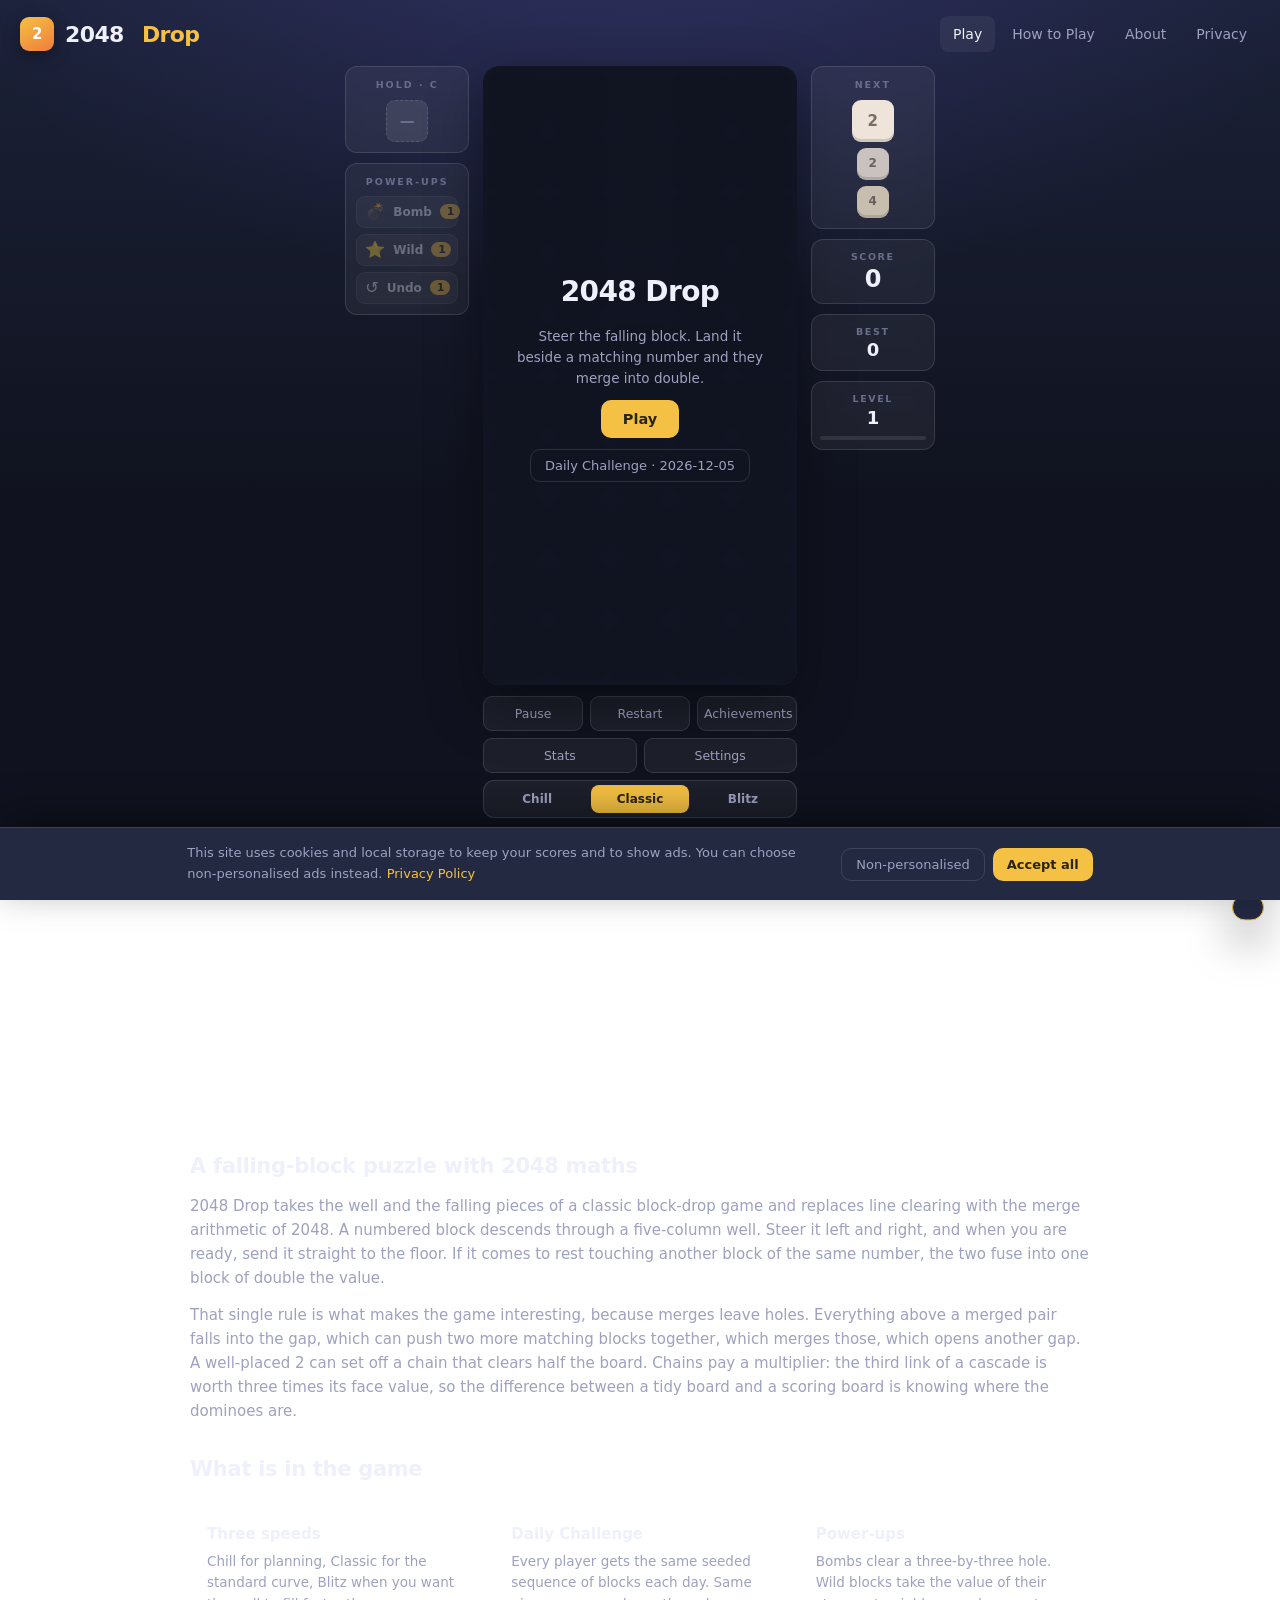
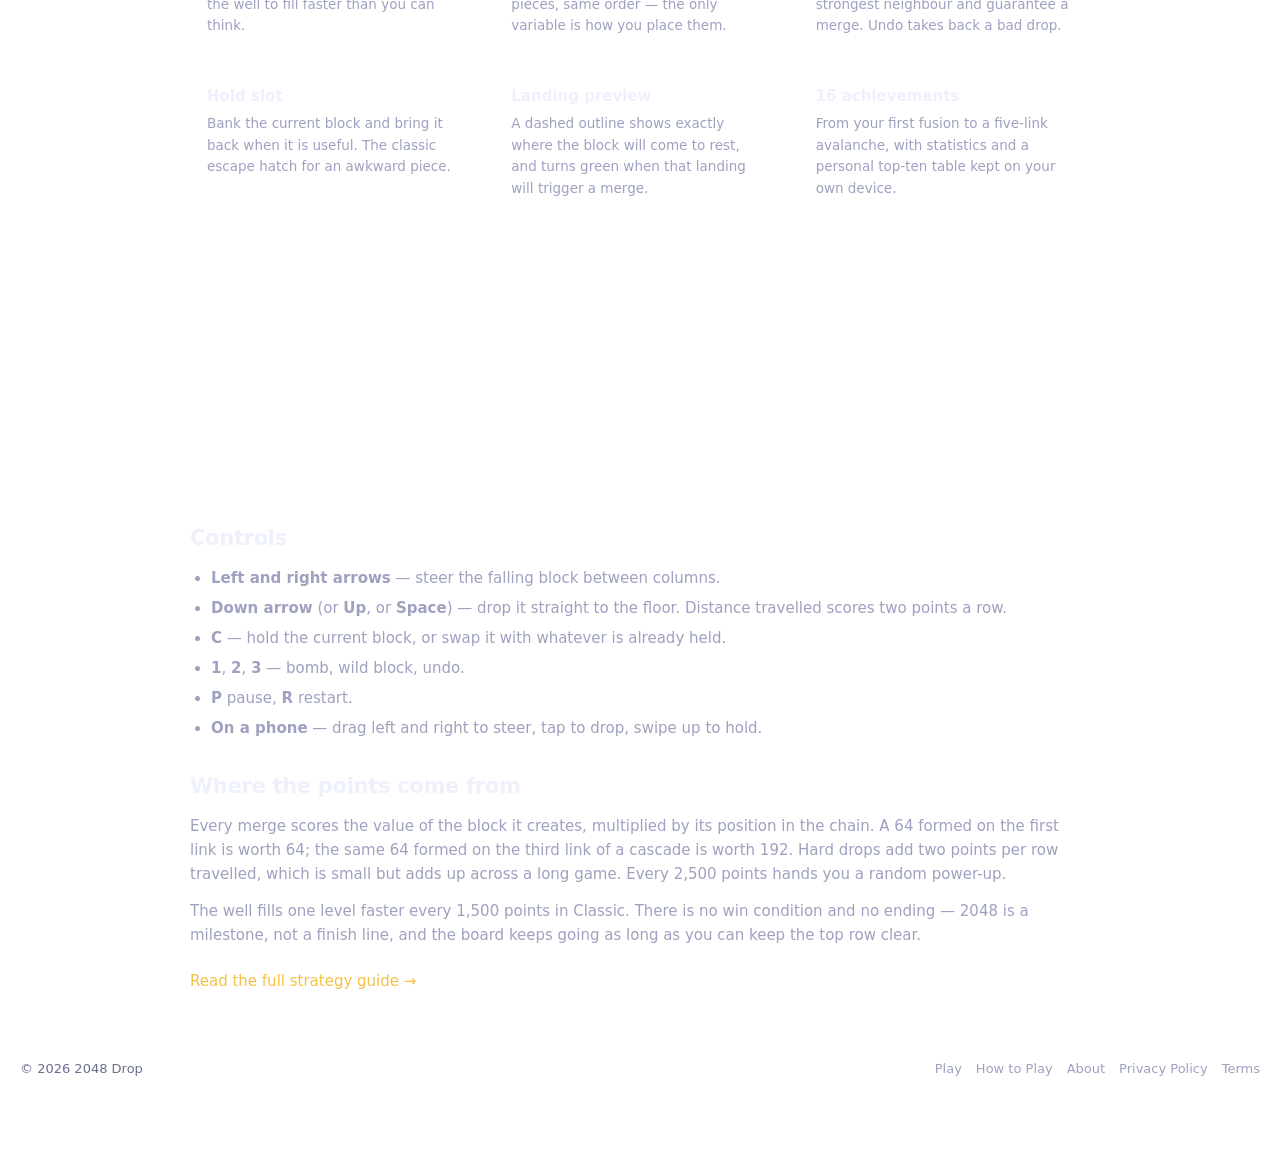
<file: index.html>
<!DOCTYPE html>
<html lang="en">
<head>
<meta charset="utf-8">
<meta name="viewport" content="width=device-width, initial-scale=1, maximum-scale=1, user-scalable=no">
<title>2048 Drop — Falling Block Merge Puzzle</title>
<meta name="description" content="2048 Drop is a free falling-block puzzle. Steer numbered blocks with the arrow keys, merge matching pairs, chain cascades, and use bombs and wild blocks to reach 2048. Daily challenge, three speeds, 16 achievements. Play free, no download.">
<meta name="theme-color" content="#0e0e15">
<meta name="google-adsense-account" content="ca-pub-5623328978041556">
<script async src="https://pagead2.googlesyndication.com/pagead/js/adsbygoogle.js?client=ca-pub-5623328978041556" data-ad-frequency-hint="60s" crossorigin="anonymous"></script>
<link rel="canonical" href="https://2048-drop.github.io/">

<meta property="og:type" content="website">
<meta property="og:site_name" content="2048 Drop">
<meta property="og:title" content="2048 Drop — Falling Block Merge Puzzle">
<meta property="og:description" content="Steer falling numbered blocks, merge matching pairs, chain cascades to 2048. Daily challenge, power-ups, three speeds. Free browser game.">
<meta property="og:url" content="https://2048-drop.github.io/">
<meta name="twitter:card" content="summary_large_image">

<link rel="icon" href="data:image/svg+xml,%3Csvg xmlns='http://www.w3.org/2000/svg' viewBox='0 0 64 64'%3E%3Crect width='64' height='64' rx='13' fill='%23edc22e'/%3E%3Ctext x='32' y='45' font-family='Helvetica,Arial' font-size='31' font-weight='bold' text-anchor='middle' fill='%23fff'%3E2%3C/text%3E%3C/svg%3E">
<link rel="stylesheet" href="style.css?v=825fab0d">

<script type="application/ld+json">
{
  "@context":"https://schema.org",
  "@type":"VideoGame",
  "name":"2048 Drop",
  "description":"A free browser puzzle game combining falling blocks with 2048 merge mechanics.",
  "genre":["Puzzle","Arcade"],
  "playMode":"SinglePlayer",
  "applicationCategory":"Game",
  "operatingSystem":"Any modern web browser",
  "offers":{"@type":"Offer","price":"0","priceCurrency":"USD"}
}
</script>
</head>
<body>

<header class="site-head">
  <a class="brand" href="index.html">
    <span class="mark">2</span>2048&nbsp;<span class="num">Drop</span>
  </a>
  <nav>
    <a href="index.html" class="on">Play</a>
    <a href="how-to-play.html">How to Play</a>
    <a href="about.html">About</a>
    <a href="privacy.html">Privacy</a>
  </nav>
</header>

<div class="stage">
  <div class="game">

    <!-- ---------------- left rail ---------------- -->
    <div class="rail">
      <div class="card" id="hold-card" style="cursor:pointer">
        <h3>Hold · C</h3>
        <div class="chips" id="hold"></div>
      </div>

      <div class="card">
        <h3>Power-ups</h3>
        <div class="powers">
          <button class="power" id="pw-bomb" title="Turn the falling block into a bomb (1)">
            <span class="ico">&#128163;</span><span class="nm">Bomb</span><span class="ct">0</span>
          </button>
          <button class="power" id="pw-wild" title="Turn the falling block into a wild block (2)">
            <span class="ico">&#11088;</span><span class="nm">Wild</span><span class="ct">0</span>
          </button>
          <button class="power" id="pw-undo" title="Undo your last drop (3)">
            <span class="ico">&#8634;</span><span class="nm">Undo</span><span class="ct">0</span>
          </button>
          <!-- Rewarded video: granted for WATCHING, never for clicking an ad. -->
          <button class="btn reward sm" id="pw-refill" hidden style="margin-top:4px;font-size:11.5px;padding:8px 6px">
            &#9654; Watch to refill
          </button>
        </div>
      </div>
    </div>

    <!-- ---------------- board ---------------- -->
    <div class="board-col">
      <div class="board-wrap" id="board-wrap">
        <div id="board">
          <div class="danger" id="danger"></div>
          <div class="beam" id="beam"></div>
          <div class="landing hide" id="ghost"></div>
          <div id="fx"></div>
        </div>
        <div id="toast"></div>

        <div class="overlay" id="overlay-start">
          <h2>2048 Drop</h2>
          <p>Steer the falling block. Land it beside a matching number and they merge into double.</p>
          <button class="btn" id="btn-start">Play</button>
          <button class="btn ghost sm" id="btn-daily">Daily Challenge · <span id="daily-date"></span></button>
        </div>

        <div class="overlay" id="overlay-over" hidden>
          <h2 id="over-title">Game Over</h2>
          <p id="over-line"></p>
          <button class="btn reward" id="btn-second" hidden>&#9654; Watch ad for a Second Chance</button>
          <button class="btn" id="btn-again">Play Again</button>
        </div>

        <div class="overlay" id="overlay-pause" hidden>
          <h2>Paused</h2>
          <button class="btn" id="btn-resume">Resume</button>
        </div>
      </div>

      <div class="toolbar">
        <button id="btn-pause">Pause</button>
        <button id="btn-restart">Restart</button>
        <button id="btn-ach">Achievements</button>
        <button id="btn-stats">Stats</button>
        <button id="btn-settings">Settings</button>
      </div>

      <div class="modes" style="margin-top:7px">
        <button data-mode="chill">Chill</button>
        <button data-mode="classic" class="on">Classic</button>
        <button data-mode="blitz">Blitz</button>
      </div>
    </div>

    <!-- ---------------- right rail ---------------- -->
    <div class="rail rail-r">
      <div class="card">
        <h3>Next</h3>
        <div class="chips" id="queue"></div>
      </div>
      <div class="card readout" id="r-score">
        <div class="k">Score</div><div class="v" id="score">0</div>
      </div>
      <div class="card readout">
        <div class="k">Best</div><div class="v sm" id="best">0</div>
      </div>
      <div class="card readout">
        <div class="k">Level</div><div class="v sm" id="level">1</div>
        <div class="bar"><i id="lvbar" style="width:0%"></i></div>
      </div>
      <div class="card readout" id="daily-flag" hidden style="border-color:var(--accent)">
        <div class="k" style="color:var(--accent)">Daily</div>
      </div>
    </div>

  </div>

  <div class="rail-ad">
    <!-- 150px horizontal separation before the rail ad -->
    <div class="ad-safe ad-safe-h"></div>
    <aside class="ad ad-rail" id="ad-rail"></aside>
  </div>
</div>

<div class="keys">
  <kbd>&larr;</kbd> <kbd>&rarr;</kbd> move &nbsp;·&nbsp; <kbd>&darr;</kbd> drop to floor &nbsp;·&nbsp;
  <kbd>C</kbd> hold &nbsp;·&nbsp; <kbd>1</kbd> bomb &nbsp;·&nbsp; <kbd>2</kbd> wild &nbsp;·&nbsp; <kbd>3</kbd> undo<br>
  <kbd>P</kbd> pause &nbsp;·&nbsp; <kbd>R</kbd> restart &nbsp;·&nbsp; on mobile: swipe to steer, tap to drop, swipe up to hold
</div>

<div class="ad-safe ad-safe-v"></div>
<!-- ============ AD: bottom ============ -->
<div class="ad ad-bottom" id="ad-bottom"></div>

<article class="home">
  <h2>A falling-block puzzle with 2048 maths</h2>
  <p>2048 Drop takes the well and the falling pieces of a classic block-drop game and replaces line clearing with the merge arithmetic of 2048. A numbered block descends through a five-column well. Steer it left and right, and when you are ready, send it straight to the floor. If it comes to rest touching another block of the same number, the two fuse into one block of double the value.</p>
  <p>That single rule is what makes the game interesting, because merges leave holes. Everything above a merged pair falls into the gap, which can push two more matching blocks together, which merges those, which opens another gap. A well-placed 2 can set off a chain that clears half the board. Chains pay a multiplier: the third link of a cascade is worth three times its face value, so the difference between a tidy board and a scoring board is knowing where the dominoes are.</p>

  <h2>What is in the game</h2>
  <div class="cards3">
    <div class="c"><h3>Three speeds</h3><p>Chill for planning, Classic for the standard curve, Blitz when you want the well to fill faster than you can think.</p></div>
    <div class="c"><h3>Daily Challenge</h3><p>Every player gets the same seeded sequence of blocks each day. Same pieces, same order — the only variable is how you place them.</p></div>
    <div class="c"><h3>Power-ups</h3><p>Bombs clear a three-by-three hole. Wild blocks take the value of their strongest neighbour and guarantee a merge. Undo takes back a bad drop.</p></div>
    <div class="c"><h3>Hold slot</h3><p>Bank the current block and bring it back when it is useful. The classic escape hatch for an awkward piece.</p></div>
    <div class="c"><h3>Landing preview</h3><p>A dashed outline shows exactly where the block will come to rest, and turns green when that landing will trigger a merge.</p></div>
    <div class="c"><h3>16 achievements</h3><p>From your first fusion to a five-link avalanche, with statistics and a personal top-ten table kept on your own device.</p></div>
  </div>

  <!-- ============ AD: in-content ============ -->
  <div class="ad ad-article" id="ad-article"></div>

  <h2>Controls</h2>
  <ul>
    <li><strong>Left and right arrows</strong> — steer the falling block between columns.</li>
    <li><strong>Down arrow</strong> (or <strong>Up</strong>, or <strong>Space</strong>) — drop it straight to the floor. Distance travelled scores two points a row.</li>
    <li><strong>C</strong> — hold the current block, or swap it with whatever is already held.</li>
    <li><strong>1</strong>, <strong>2</strong>, <strong>3</strong> — bomb, wild block, undo.</li>
    <li><strong>P</strong> pause, <strong>R</strong> restart.</li>
    <li><strong>On a phone</strong> — drag left and right to steer, tap to drop, swipe up to hold.</li>
  </ul>

  <h2>Where the points come from</h2>
  <p>Every merge scores the value of the block it creates, multiplied by its position in the chain. A 64 formed on the first link is worth 64; the same 64 formed on the third link of a cascade is worth 192. Hard drops add two points per row travelled, which is small but adds up across a long game. Every 2,500 points hands you a random power-up.</p>
  <p>The well fills one level faster every 1,500 points in Classic. There is no win condition and no ending — 2048 is a milestone, not a finish line, and the board keeps going as long as you can keep the top row clear.</p>

  <p style="margin-top:22px"><a href="how-to-play.html">Read the full strategy guide &rarr;</a></p>
</article>

<footer class="site-foot">
  <span>&copy; <span id="year"></span> 2048 Drop</span>
  <nav>
    <a href="index.html">Play</a>
    <a href="how-to-play.html">How to Play</a>
    <a href="about.html">About</a>
    <a href="privacy.html">Privacy Policy</a>
    <a href="terms.html">Terms</a>
  </nav>
</footer>

<div id="ach-toast"></div>

<script src="ads.js?v=b834e916"></script>
<script src="game.js?v=831c72bd"></script>
<script>document.getElementById('year').textContent = new Date().getFullYear();</script>
</body>
</html>
</file>
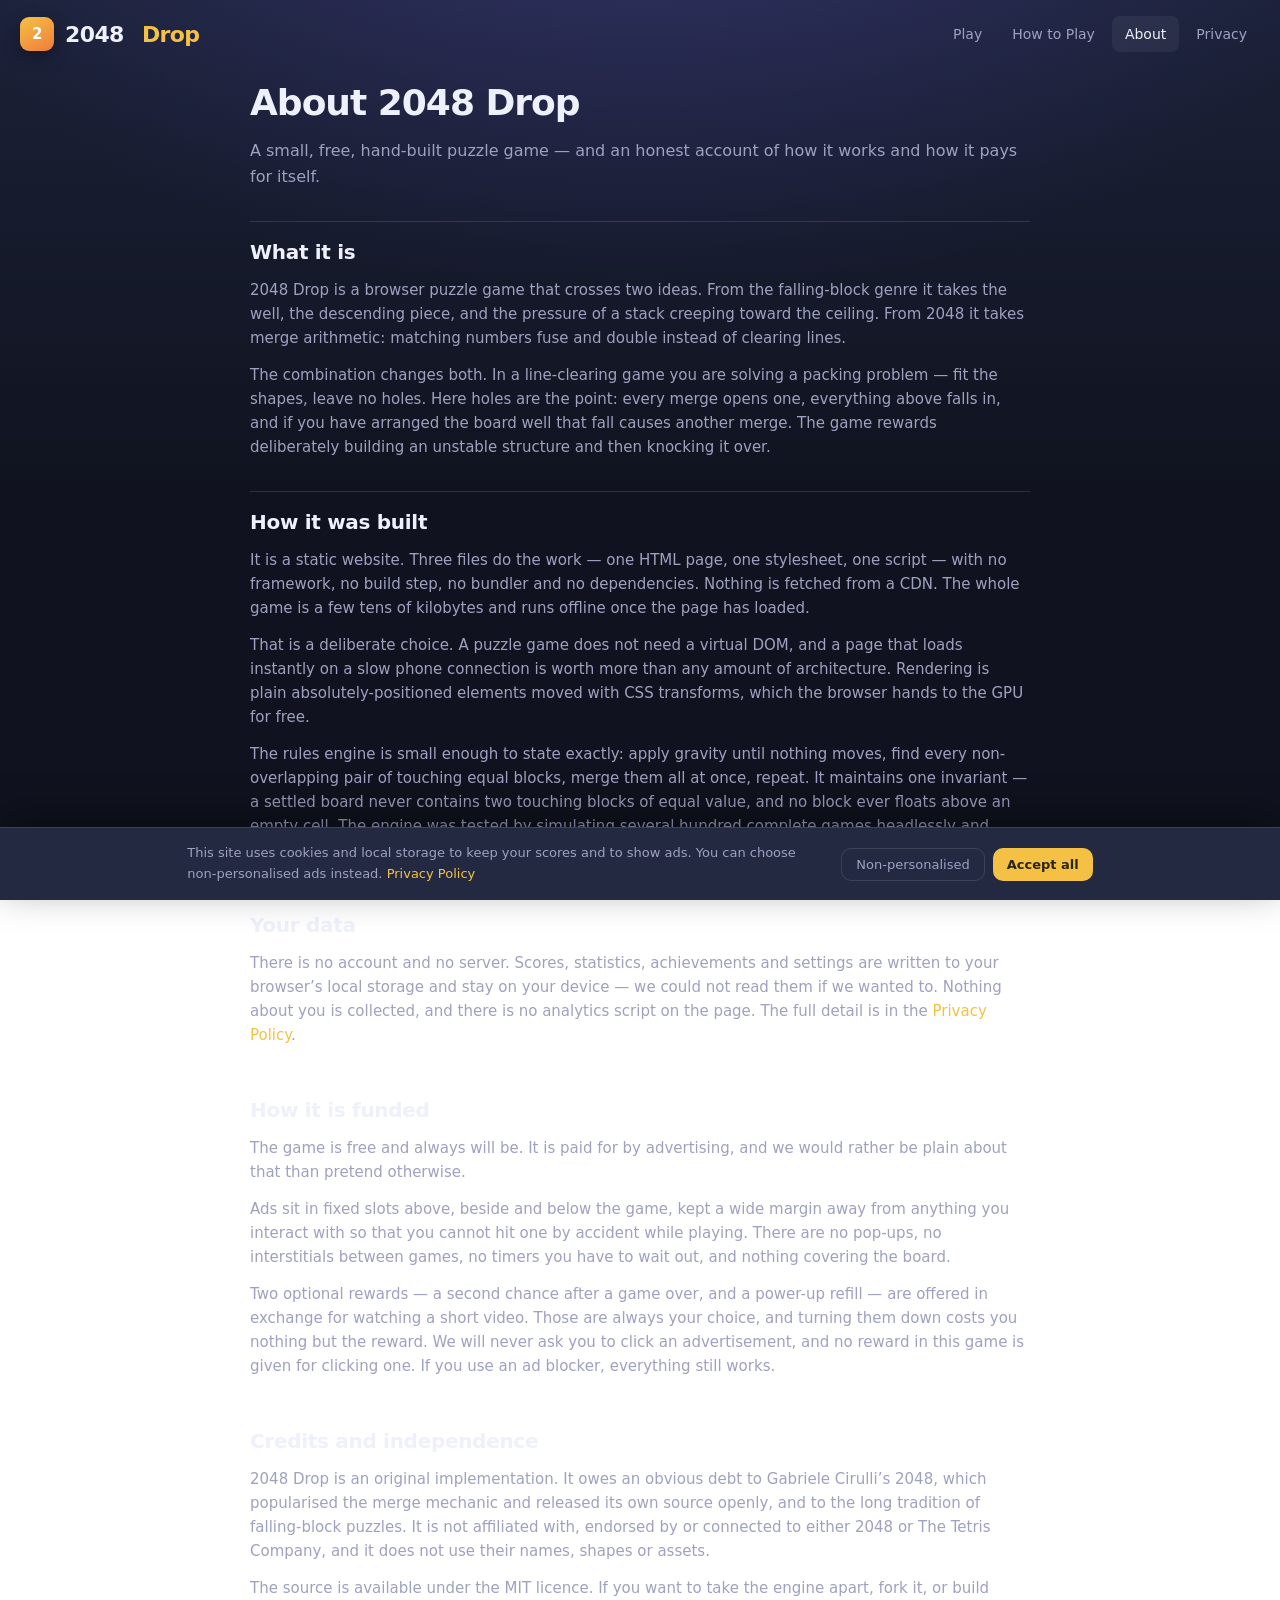
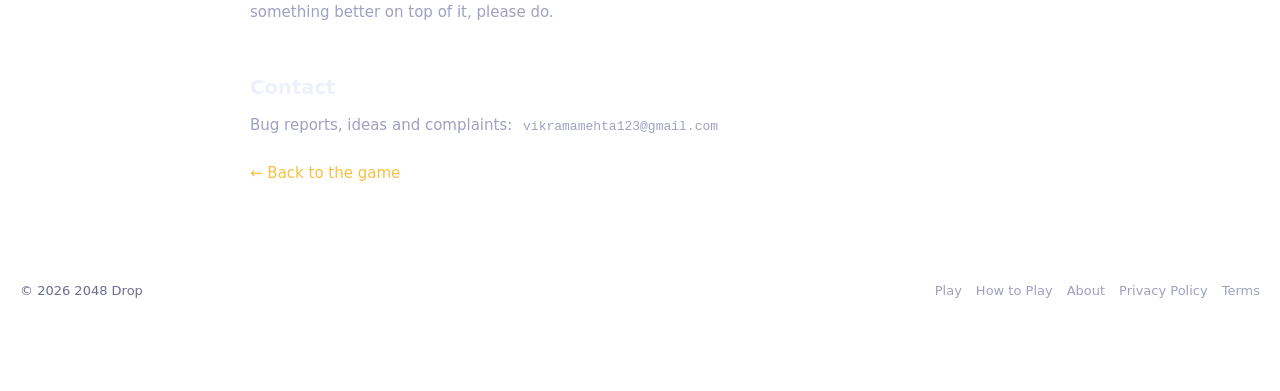
<file: about.html>
<!DOCTYPE html>
<html lang="en">
<head>
<meta charset="utf-8">
<meta name="viewport" content="width=device-width, initial-scale=1">
<title>About — 2048 Drop</title>
<meta name="description" content="What 2048 Drop is, who made it, how it was built, and how it is funded.">
<meta name="theme-color" content="#0e0e15">
<meta name="google-adsense-account" content="ca-pub-5623328978041556">
<script async src="https://pagead2.googlesyndication.com/pagead/js/adsbygoogle.js?client=ca-pub-5623328978041556" data-ad-frequency-hint="60s" crossorigin="anonymous"></script>
<link rel="canonical" href="https://2048-drop.github.io/about.html">
<link rel="icon" href="data:image/svg+xml,%3Csvg xmlns='http://www.w3.org/2000/svg' viewBox='0 0 64 64'%3E%3Crect width='64' height='64' rx='13' fill='%23edc22e'/%3E%3Ctext x='32' y='45' font-family='Helvetica,Arial' font-size='31' font-weight='bold' text-anchor='middle' fill='%23fff'%3E2%3C/text%3E%3C/svg%3E">
<link rel="stylesheet" href="style.css?v=825fab0d">
</head>
<body>
<header class="site-head">
  <a class="brand" href="index.html"><span class="mark">2</span>2048&nbsp;<span class="num">Drop</span></a>
  <nav>
    <a href="index.html">Play</a>
    <a href="how-to-play.html">How to Play</a>
    <a href="about.html" class="on">About</a>
    <a href="privacy.html">Privacy</a>
  </nav>
</header>
<main class="doc">
<h1>About 2048 Drop</h1>
<p class="lede">A small, free, hand-built puzzle game — and an honest account of how it works and how it pays for itself.</p>

<h2>What it is</h2>
<p>2048 Drop is a browser puzzle game that crosses two ideas. From the falling-block genre it takes the well, the descending piece, and the pressure of a stack creeping toward the ceiling. From 2048 it takes merge arithmetic: matching numbers fuse and double instead of clearing lines.</p>
<p>The combination changes both. In a line-clearing game you are solving a packing problem — fit the shapes, leave no holes. Here holes are the point: every merge opens one, everything above falls in, and if you have arranged the board well that fall causes another merge. The game rewards deliberately building an unstable structure and then knocking it over.</p>

<h2>How it was built</h2>
<p>It is a static website. Three files do the work — one HTML page, one stylesheet, one script — with no framework, no build step, no bundler and no dependencies. Nothing is fetched from a CDN. The whole game is a few tens of kilobytes and runs offline once the page has loaded.</p>
<p>That is a deliberate choice. A puzzle game does not need a virtual DOM, and a page that loads instantly on a slow phone connection is worth more than any amount of architecture. Rendering is plain absolutely-positioned elements moved with CSS transforms, which the browser hands to the GPU for free.</p>
<p>The rules engine is small enough to state exactly: apply gravity until nothing moves, find every non-overlapping pair of touching equal blocks, merge them all at once, repeat. It maintains one invariant — a settled board never contains two touching blocks of equal value, and no block ever floats above an empty cell. The engine was tested by simulating several hundred complete games headlessly and asserting that invariant after every single drop.</p>

<h2>Your data</h2>
<p>There is no account and no server. Scores, statistics, achievements and settings are written to your browser&rsquo;s local storage and stay on your device — we could not read them if we wanted to. Nothing about you is collected, and there is no analytics script on the page. The full detail is in the <a href="privacy.html">Privacy Policy</a>.</p>

<h2>How it is funded</h2>
<p>The game is free and always will be. It is paid for by advertising, and we would rather be plain about that than pretend otherwise.</p>
<p>Ads sit in fixed slots above, beside and below the game, kept a wide margin away from anything you interact with so that you cannot hit one by accident while playing. There are no pop-ups, no interstitials between games, no timers you have to wait out, and nothing covering the board.</p>
<p>Two optional rewards — a second chance after a game over, and a power-up refill — are offered in exchange for watching a short video. Those are always your choice, and turning them down costs you nothing but the reward. We will never ask you to click an advertisement, and no reward in this game is given for clicking one. If you use an ad blocker, everything still works.</p>

<h2>Credits and independence</h2>
<p>2048 Drop is an original implementation. It owes an obvious debt to Gabriele Cirulli&rsquo;s 2048, which popularised the merge mechanic and released its own source openly, and to the long tradition of falling-block puzzles. It is not affiliated with, endorsed by or connected to either 2048 or The Tetris Company, and it does not use their names, shapes or assets.</p>
<p>The source is available under the MIT licence. If you want to take the engine apart, fork it, or build something better on top of it, please do.</p>

<h2>Contact</h2>
<p>Bug reports, ideas and complaints: <code>vikramamehta123@gmail.com</code></p>

<p style="margin-top:24px"><a href="index.html">&larr; Back to the game</a></p>
</main>
<footer class="site-foot">
  <span>&copy; <span id="year"></span> 2048 Drop</span>
  <nav>
    <a href="index.html">Play</a>
    <a href="how-to-play.html">How to Play</a>
    <a href="about.html">About</a>
    <a href="privacy.html">Privacy Policy</a>
    <a href="terms.html">Terms</a>
  </nav>
</footer>
<script>document.getElementById('year').textContent = new Date().getFullYear();</script>
<script src="ads.js?v=b834e916"></script>
</body>
</html>
</file>
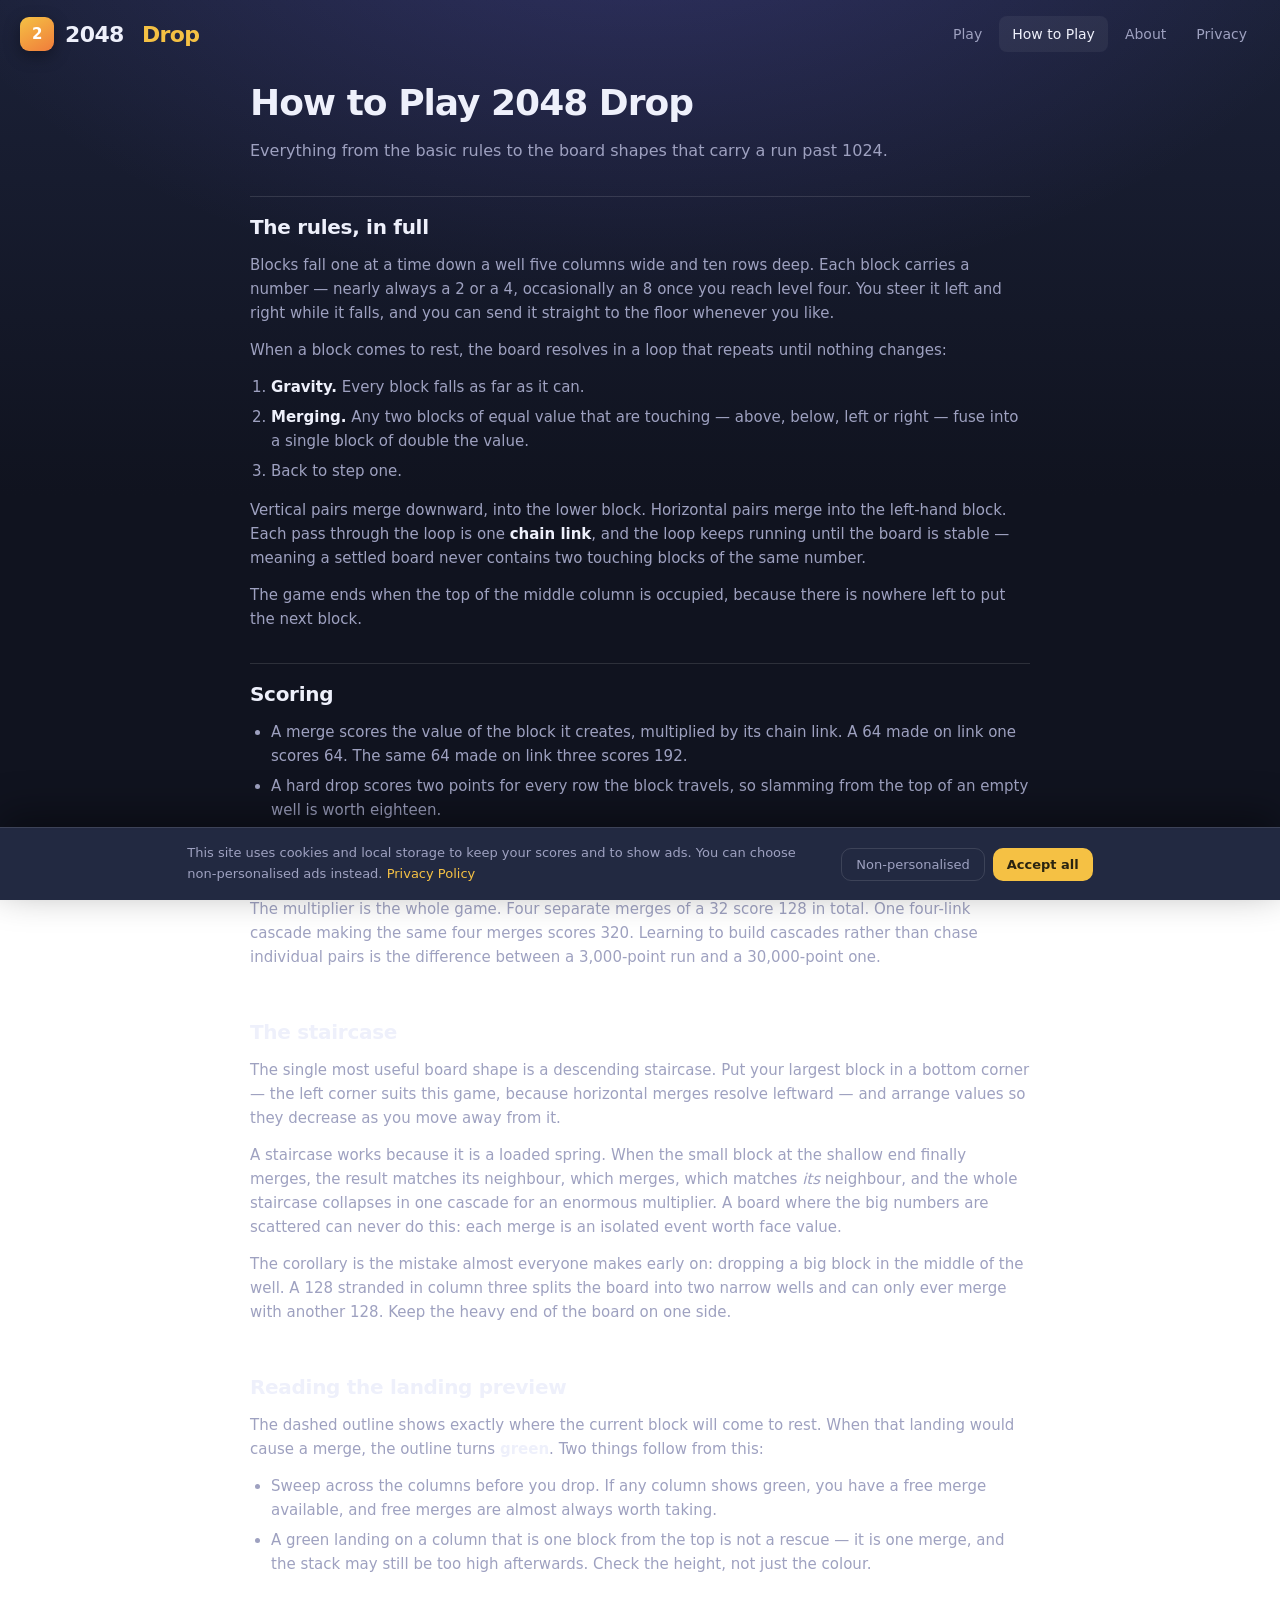
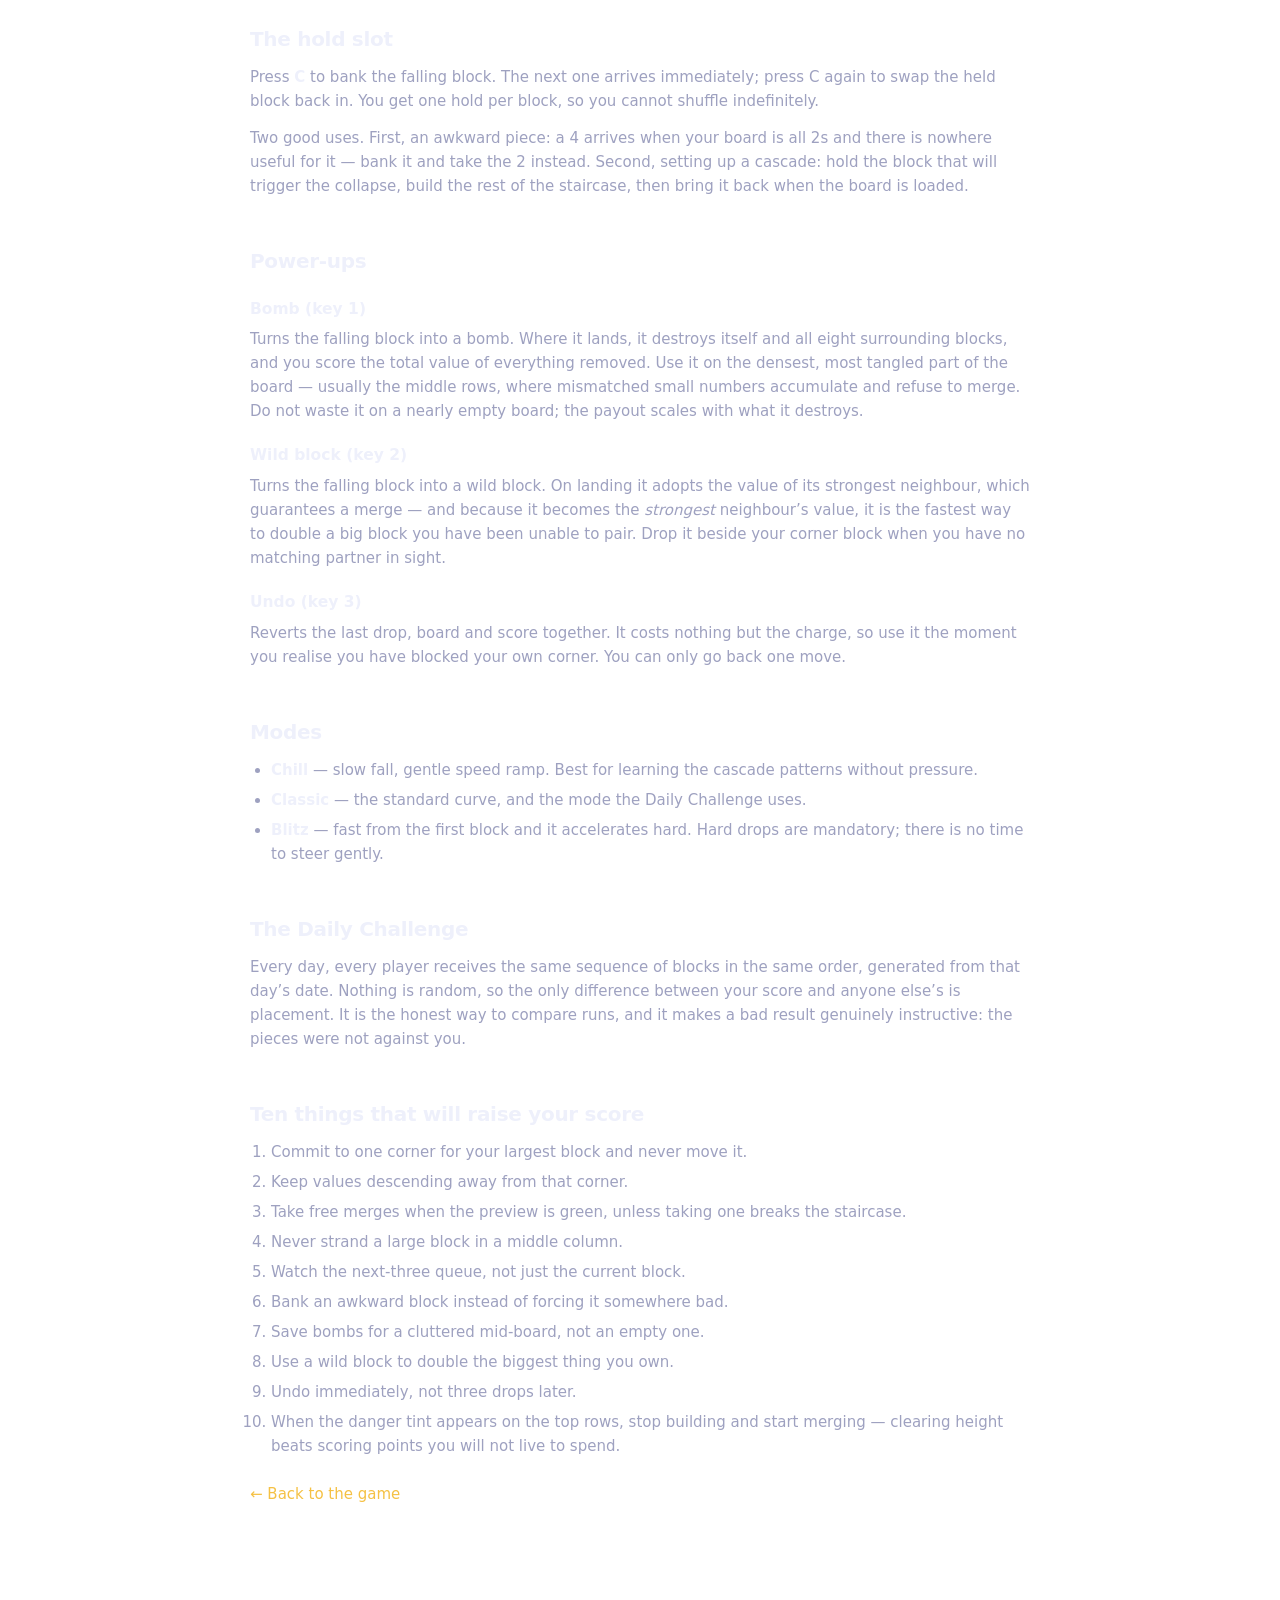
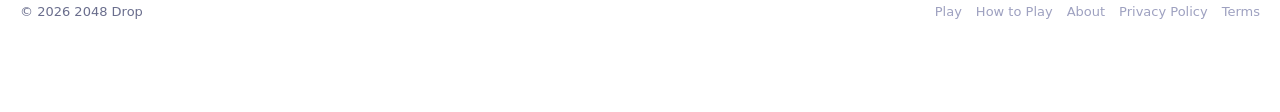
<file: how-to-play.html>
<!DOCTYPE html>
<html lang="en">
<head>
<meta charset="utf-8">
<meta name="viewport" content="width=device-width, initial-scale=1">
<title>How to Play — 2048 Drop</title>
<meta name="description" content="A complete guide to 2048 Drop: the rules, the chain multiplier, when to use bombs and wild blocks, and the staircase strategy that carries you past 1024.">
<meta name="theme-color" content="#0e0e15">
<meta name="google-adsense-account" content="ca-pub-5623328978041556">
<script async src="https://pagead2.googlesyndication.com/pagead/js/adsbygoogle.js?client=ca-pub-5623328978041556" data-ad-frequency-hint="60s" crossorigin="anonymous"></script>
<link rel="canonical" href="https://2048-drop.github.io/how-to-play.html">
<link rel="icon" href="data:image/svg+xml,%3Csvg xmlns='http://www.w3.org/2000/svg' viewBox='0 0 64 64'%3E%3Crect width='64' height='64' rx='13' fill='%23edc22e'/%3E%3Ctext x='32' y='45' font-family='Helvetica,Arial' font-size='31' font-weight='bold' text-anchor='middle' fill='%23fff'%3E2%3C/text%3E%3C/svg%3E">
<link rel="stylesheet" href="style.css?v=825fab0d">
</head>
<body>
<header class="site-head">
  <a class="brand" href="index.html"><span class="mark">2</span>2048&nbsp;<span class="num">Drop</span></a>
  <nav>
    <a href="index.html">Play</a>
    <a href="how-to-play.html" class="on">How to Play</a>
    <a href="about.html">About</a>
    <a href="privacy.html">Privacy</a>
  </nav>
</header>
<main class="doc">
<h1>How to Play 2048 Drop</h1>
<p class="lede">Everything from the basic rules to the board shapes that carry a run past 1024.</p>

<h2>The rules, in full</h2>
<p>Blocks fall one at a time down a well five columns wide and ten rows deep. Each block carries a number — nearly always a 2 or a 4, occasionally an 8 once you reach level four. You steer it left and right while it falls, and you can send it straight to the floor whenever you like.</p>
<p>When a block comes to rest, the board resolves in a loop that repeats until nothing changes:</p>
<ol>
  <li><strong>Gravity.</strong> Every block falls as far as it can.</li>
  <li><strong>Merging.</strong> Any two blocks of equal value that are touching — above, below, left or right — fuse into a single block of double the value.</li>
  <li>Back to step one.</li>
</ol>
<p>Vertical pairs merge downward, into the lower block. Horizontal pairs merge into the left-hand block. Each pass through the loop is one <strong>chain link</strong>, and the loop keeps running until the board is stable — meaning a settled board never contains two touching blocks of the same number.</p>
<p>The game ends when the top of the middle column is occupied, because there is nowhere left to put the next block.</p>

<h2>Scoring</h2>
<ul>
  <li>A merge scores the value of the block it creates, multiplied by its chain link. A 64 made on link one scores 64. The same 64 made on link three scores 192.</li>
  <li>A hard drop scores two points for every row the block travels, so slamming from the top of an empty well is worth eighteen.</li>
  <li>Every 2,500 points awards a random power-up.</li>
  <li>Speed increases one level every 1,500 points in Classic — 1,800 in Chill, 1,200 in Blitz.</li>
</ul>
<p>The multiplier is the whole game. Four separate merges of a 32 score 128 in total. One four-link cascade making the same four merges scores 320. Learning to build cascades rather than chase individual pairs is the difference between a 3,000-point run and a 30,000-point one.</p>

<h2>The staircase</h2>
<p>The single most useful board shape is a descending staircase. Put your largest block in a bottom corner — the left corner suits this game, because horizontal merges resolve leftward — and arrange values so they decrease as you move away from it.</p>
<p>A staircase works because it is a loaded spring. When the small block at the shallow end finally merges, the result matches its neighbour, which merges, which matches <em>its</em> neighbour, and the whole staircase collapses in one cascade for an enormous multiplier. A board where the big numbers are scattered can never do this: each merge is an isolated event worth face value.</p>
<p>The corollary is the mistake almost everyone makes early on: dropping a big block in the middle of the well. A 128 stranded in column three splits the board into two narrow wells and can only ever merge with another 128. Keep the heavy end of the board on one side.</p>

<h2>Reading the landing preview</h2>
<p>The dashed outline shows exactly where the current block will come to rest. When that landing would cause a merge, the outline turns <strong>green</strong>. Two things follow from this:</p>
<ul>
  <li>Sweep across the columns before you drop. If any column shows green, you have a free merge available, and free merges are almost always worth taking.</li>
  <li>A green landing on a column that is one block from the top is not a rescue — it is one merge, and the stack may still be too high afterwards. Check the height, not just the colour.</li>
</ul>

<h2>The hold slot</h2>
<p>Press <strong>C</strong> to bank the falling block. The next one arrives immediately; press C again to swap the held block back in. You get one hold per block, so you cannot shuffle indefinitely.</p>
<p>Two good uses. First, an awkward piece: a 4 arrives when your board is all 2s and there is nowhere useful for it — bank it and take the 2 instead. Second, setting up a cascade: hold the block that will trigger the collapse, build the rest of the staircase, then bring it back when the board is loaded.</p>

<h2>Power-ups</h2>
<h3>Bomb (key 1)</h3>
<p>Turns the falling block into a bomb. Where it lands, it destroys itself and all eight surrounding blocks, and you score the total value of everything removed. Use it on the densest, most tangled part of the board — usually the middle rows, where mismatched small numbers accumulate and refuse to merge. Do not waste it on a nearly empty board; the payout scales with what it destroys.</p>
<h3>Wild block (key 2)</h3>
<p>Turns the falling block into a wild block. On landing it adopts the value of its strongest neighbour, which guarantees a merge — and because it becomes the <em>strongest</em> neighbour&rsquo;s value, it is the fastest way to double a big block you have been unable to pair. Drop it beside your corner block when you have no matching partner in sight.</p>
<h3>Undo (key 3)</h3>
<p>Reverts the last drop, board and score together. It costs nothing but the charge, so use it the moment you realise you have blocked your own corner. You can only go back one move.</p>

<h2>Modes</h2>
<ul>
  <li><strong>Chill</strong> — slow fall, gentle speed ramp. Best for learning the cascade patterns without pressure.</li>
  <li><strong>Classic</strong> — the standard curve, and the mode the Daily Challenge uses.</li>
  <li><strong>Blitz</strong> — fast from the first block and it accelerates hard. Hard drops are mandatory; there is no time to steer gently.</li>
</ul>

<h2>The Daily Challenge</h2>
<p>Every day, every player receives the same sequence of blocks in the same order, generated from that day&rsquo;s date. Nothing is random, so the only difference between your score and anyone else&rsquo;s is placement. It is the honest way to compare runs, and it makes a bad result genuinely instructive: the pieces were not against you.</p>

<h2>Ten things that will raise your score</h2>
<ol>
  <li>Commit to one corner for your largest block and never move it.</li>
  <li>Keep values descending away from that corner.</li>
  <li>Take free merges when the preview is green, unless taking one breaks the staircase.</li>
  <li>Never strand a large block in a middle column.</li>
  <li>Watch the next-three queue, not just the current block.</li>
  <li>Bank an awkward block instead of forcing it somewhere bad.</li>
  <li>Save bombs for a cluttered mid-board, not an empty one.</li>
  <li>Use a wild block to double the biggest thing you own.</li>
  <li>Undo immediately, not three drops later.</li>
  <li>When the danger tint appears on the top rows, stop building and start merging — clearing height beats scoring points you will not live to spend.</li>
</ol>

<p style="margin-top:24px"><a href="index.html">&larr; Back to the game</a></p>
</main>
<footer class="site-foot">
  <span>&copy; <span id="year"></span> 2048 Drop</span>
  <nav>
    <a href="index.html">Play</a>
    <a href="how-to-play.html">How to Play</a>
    <a href="about.html">About</a>
    <a href="privacy.html">Privacy Policy</a>
    <a href="terms.html">Terms</a>
  </nav>
</footer>
<script>document.getElementById('year').textContent = new Date().getFullYear();</script>
<script src="ads.js?v=b834e916"></script>
</body>
</html>
</file>
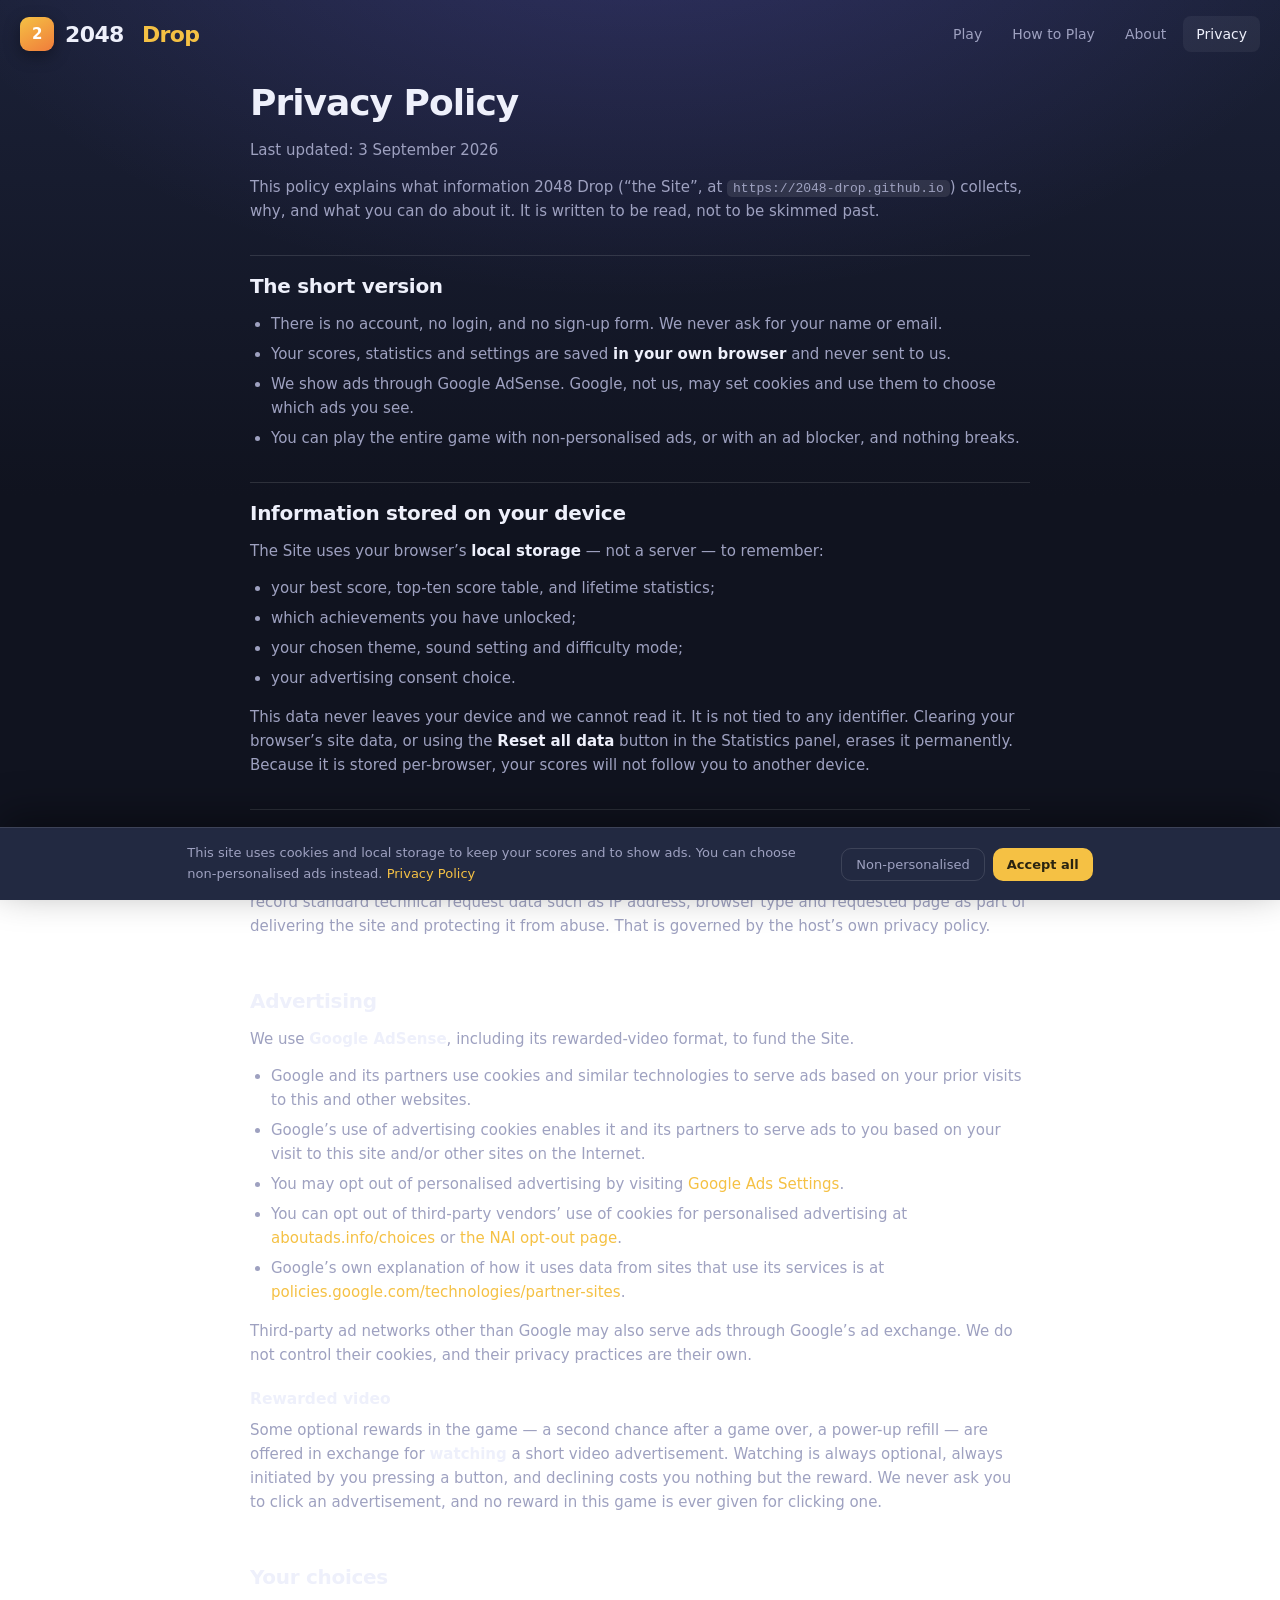
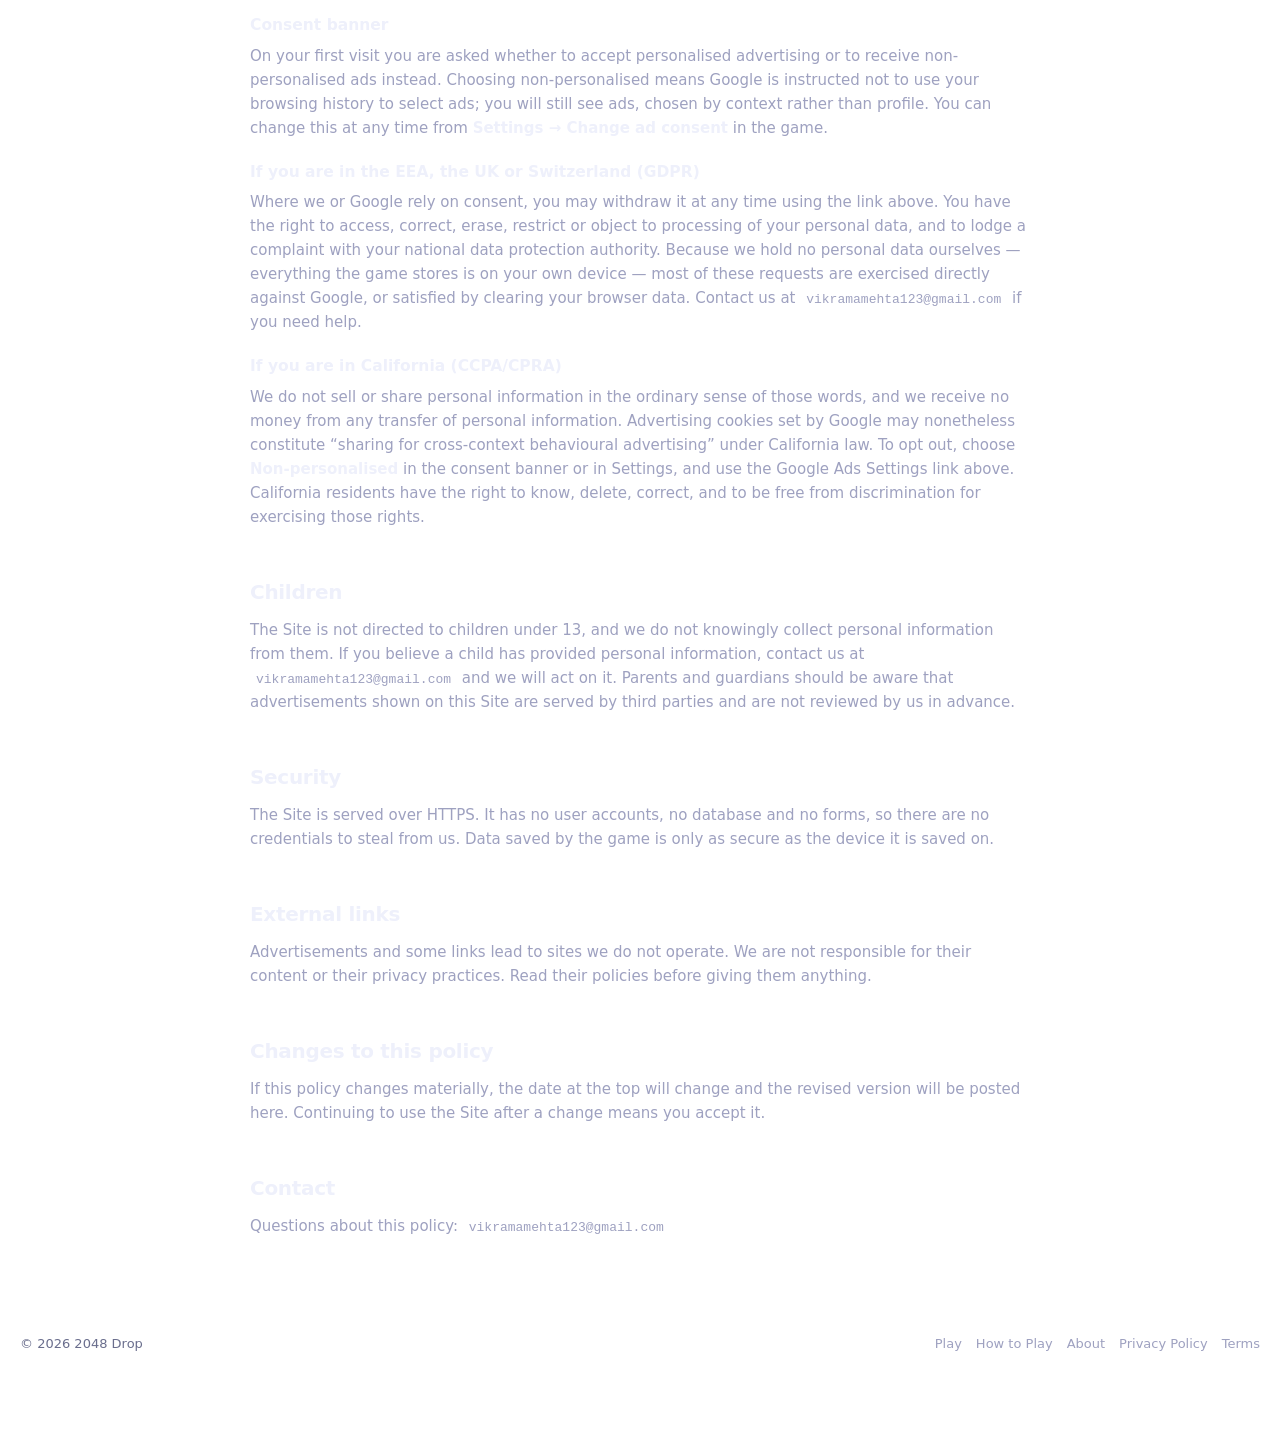
<file: privacy.html>
<!DOCTYPE html>
<html lang="en">
<head>
<meta charset="utf-8">
<meta name="viewport" content="width=device-width, initial-scale=1">
<title>Privacy Policy — 2048 Drop</title>
<meta name="description" content="How 2048 Drop handles data: local storage for your scores, Google AdSense cookies for advertising, and your choices under GDPR and CCPA.">
<meta name="theme-color" content="#0e0e15">
<meta name="google-adsense-account" content="ca-pub-5623328978041556">
<script async src="https://pagead2.googlesyndication.com/pagead/js/adsbygoogle.js?client=ca-pub-5623328978041556" data-ad-frequency-hint="60s" crossorigin="anonymous"></script>
<link rel="canonical" href="https://2048-drop.github.io/privacy.html">
<link rel="icon" href="data:image/svg+xml,%3Csvg xmlns='http://www.w3.org/2000/svg' viewBox='0 0 64 64'%3E%3Crect width='64' height='64' rx='13' fill='%23edc22e'/%3E%3Ctext x='32' y='45' font-family='Helvetica,Arial' font-size='31' font-weight='bold' text-anchor='middle' fill='%23fff'%3E2%3C/text%3E%3C/svg%3E">
<link rel="stylesheet" href="style.css?v=825fab0d">
</head>
<body>
<header class="site-head">
  <a class="brand" href="index.html"><span class="mark">2</span>2048&nbsp;<span class="num">Drop</span></a>
  <nav>
    <a href="index.html">Play</a>
    <a href="how-to-play.html">How to Play</a>
    <a href="about.html">About</a>
    <a href="privacy.html" class="on">Privacy</a>
  </nav>
</header>
<main class="doc">
<h1>Privacy Policy</h1>
<p class="updated">Last updated: <span id="pp-date">3 September 2026</span></p>


<p>This policy explains what information 2048 Drop (&ldquo;the Site&rdquo;, at <code>https://2048-drop.github.io</code>) collects, why, and what you can do about it. It is written to be read, not to be skimmed past.</p>

<h2>The short version</h2>
<ul>
  <li>There is no account, no login, and no sign-up form. We never ask for your name or email.</li>
  <li>Your scores, statistics and settings are saved <strong>in your own browser</strong> and never sent to us.</li>
  <li>We show ads through Google AdSense. Google, not us, may set cookies and use them to choose which ads you see.</li>
  <li>You can play the entire game with non-personalised ads, or with an ad blocker, and nothing breaks.</li>
</ul>

<h2>Information stored on your device</h2>
<p>The Site uses your browser&rsquo;s <strong>local storage</strong> — not a server — to remember:</p>
<ul>
  <li>your best score, top-ten score table, and lifetime statistics;</li>
  <li>which achievements you have unlocked;</li>
  <li>your chosen theme, sound setting and difficulty mode;</li>
  <li>your advertising consent choice.</li>
</ul>
<p>This data never leaves your device and we cannot read it. It is not tied to any identifier. Clearing your browser&rsquo;s site data, or using the <strong>Reset all data</strong> button in the Statistics panel, erases it permanently. Because it is stored per-browser, your scores will not follow you to another device.</p>

<h2>Information collected automatically</h2>
<p>The Site itself runs no analytics and keeps no server logs of its own. Our host, <strong>GitHub Pages</strong>, may record standard technical request data such as IP address, browser type and requested page as part of delivering the site and protecting it from abuse. That is governed by the host&rsquo;s own privacy policy.</p>

<h2>Advertising</h2>
<p>We use <strong>Google AdSense</strong>, including its rewarded-video format, to fund the Site.</p>
<ul>
  <li>Google and its partners use cookies and similar technologies to serve ads based on your prior visits to this and other websites.</li>
  <li>Google&rsquo;s use of advertising cookies enables it and its partners to serve ads to you based on your visit to this site and/or other sites on the Internet.</li>
  <li>You may opt out of personalised advertising by visiting <a href="https://www.google.com/settings/ads" rel="nofollow noopener" target="_blank">Google Ads Settings</a>.</li>
  <li>You can opt out of third-party vendors&rsquo; use of cookies for personalised advertising at <a href="https://www.aboutads.info/choices/" rel="nofollow noopener" target="_blank">aboutads.info/choices</a> or <a href="https://optout.networkadvertising.org/" rel="nofollow noopener" target="_blank">the NAI opt-out page</a>.</li>
  <li>Google&rsquo;s own explanation of how it uses data from sites that use its services is at <a href="https://policies.google.com/technologies/partner-sites" rel="nofollow noopener" target="_blank">policies.google.com/technologies/partner-sites</a>.</li>
</ul>
<p>Third-party ad networks other than Google may also serve ads through Google&rsquo;s ad exchange. We do not control their cookies, and their privacy practices are their own.</p>

<h3>Rewarded video</h3>
<p>Some optional rewards in the game — a second chance after a game over, a power-up refill — are offered in exchange for <strong>watching</strong> a short video advertisement. Watching is always optional, always initiated by you pressing a button, and declining costs you nothing but the reward. We never ask you to click an advertisement, and no reward in this game is ever given for clicking one.</p>

<h2>Your choices</h2>
<h3>Consent banner</h3>
<p>On your first visit you are asked whether to accept personalised advertising or to receive non-personalised ads instead. Choosing non-personalised means Google is instructed not to use your browsing history to select ads; you will still see ads, chosen by context rather than profile. You can change this at any time from <strong>Settings &rarr; Change ad consent</strong> in the game.</p>

<h3>If you are in the EEA, the UK or Switzerland (GDPR)</h3>
<p>Where we or Google rely on consent, you may withdraw it at any time using the link above. You have the right to access, correct, erase, restrict or object to processing of your personal data, and to lodge a complaint with your national data protection authority. Because we hold no personal data ourselves — everything the game stores is on your own device — most of these requests are exercised directly against Google, or satisfied by clearing your browser data. Contact us at <code>vikramamehta123@gmail.com</code> if you need help.</p>

<h3>If you are in California (CCPA/CPRA)</h3>
<p>We do not sell or share personal information in the ordinary sense of those words, and we receive no money from any transfer of personal information. Advertising cookies set by Google may nonetheless constitute &ldquo;sharing for cross-context behavioural advertising&rdquo; under California law. To opt out, choose <strong>Non-personalised</strong> in the consent banner or in Settings, and use the Google Ads Settings link above. California residents have the right to know, delete, correct, and to be free from discrimination for exercising those rights.</p>

<h2>Children</h2>
<p>The Site is not directed to children under 13, and we do not knowingly collect personal information from them. If you believe a child has provided personal information, contact us at <code>vikramamehta123@gmail.com</code> and we will act on it. Parents and guardians should be aware that advertisements shown on this Site are served by third parties and are not reviewed by us in advance.</p>

<h2>Security</h2>
<p>The Site is served over HTTPS. It has no user accounts, no database and no forms, so there are no credentials to steal from us. Data saved by the game is only as secure as the device it is saved on.</p>

<h2>External links</h2>
<p>Advertisements and some links lead to sites we do not operate. We are not responsible for their content or their privacy practices. Read their policies before giving them anything.</p>

<h2>Changes to this policy</h2>
<p>If this policy changes materially, the date at the top will change and the revised version will be posted here. Continuing to use the Site after a change means you accept it.</p>

<h2>Contact</h2>
<p>Questions about this policy: <code>vikramamehta123@gmail.com</code></p>
</main>
<footer class="site-foot">
  <span>&copy; <span id="year"></span> 2048 Drop</span>
  <nav>
    <a href="index.html">Play</a>
    <a href="how-to-play.html">How to Play</a>
    <a href="about.html">About</a>
    <a href="privacy.html">Privacy Policy</a>
    <a href="terms.html">Terms</a>
  </nav>
</footer>
<script>document.getElementById('year').textContent = new Date().getFullYear();</script>
<script src="ads.js?v=b834e916"></script>
</body>
</html>
</file>
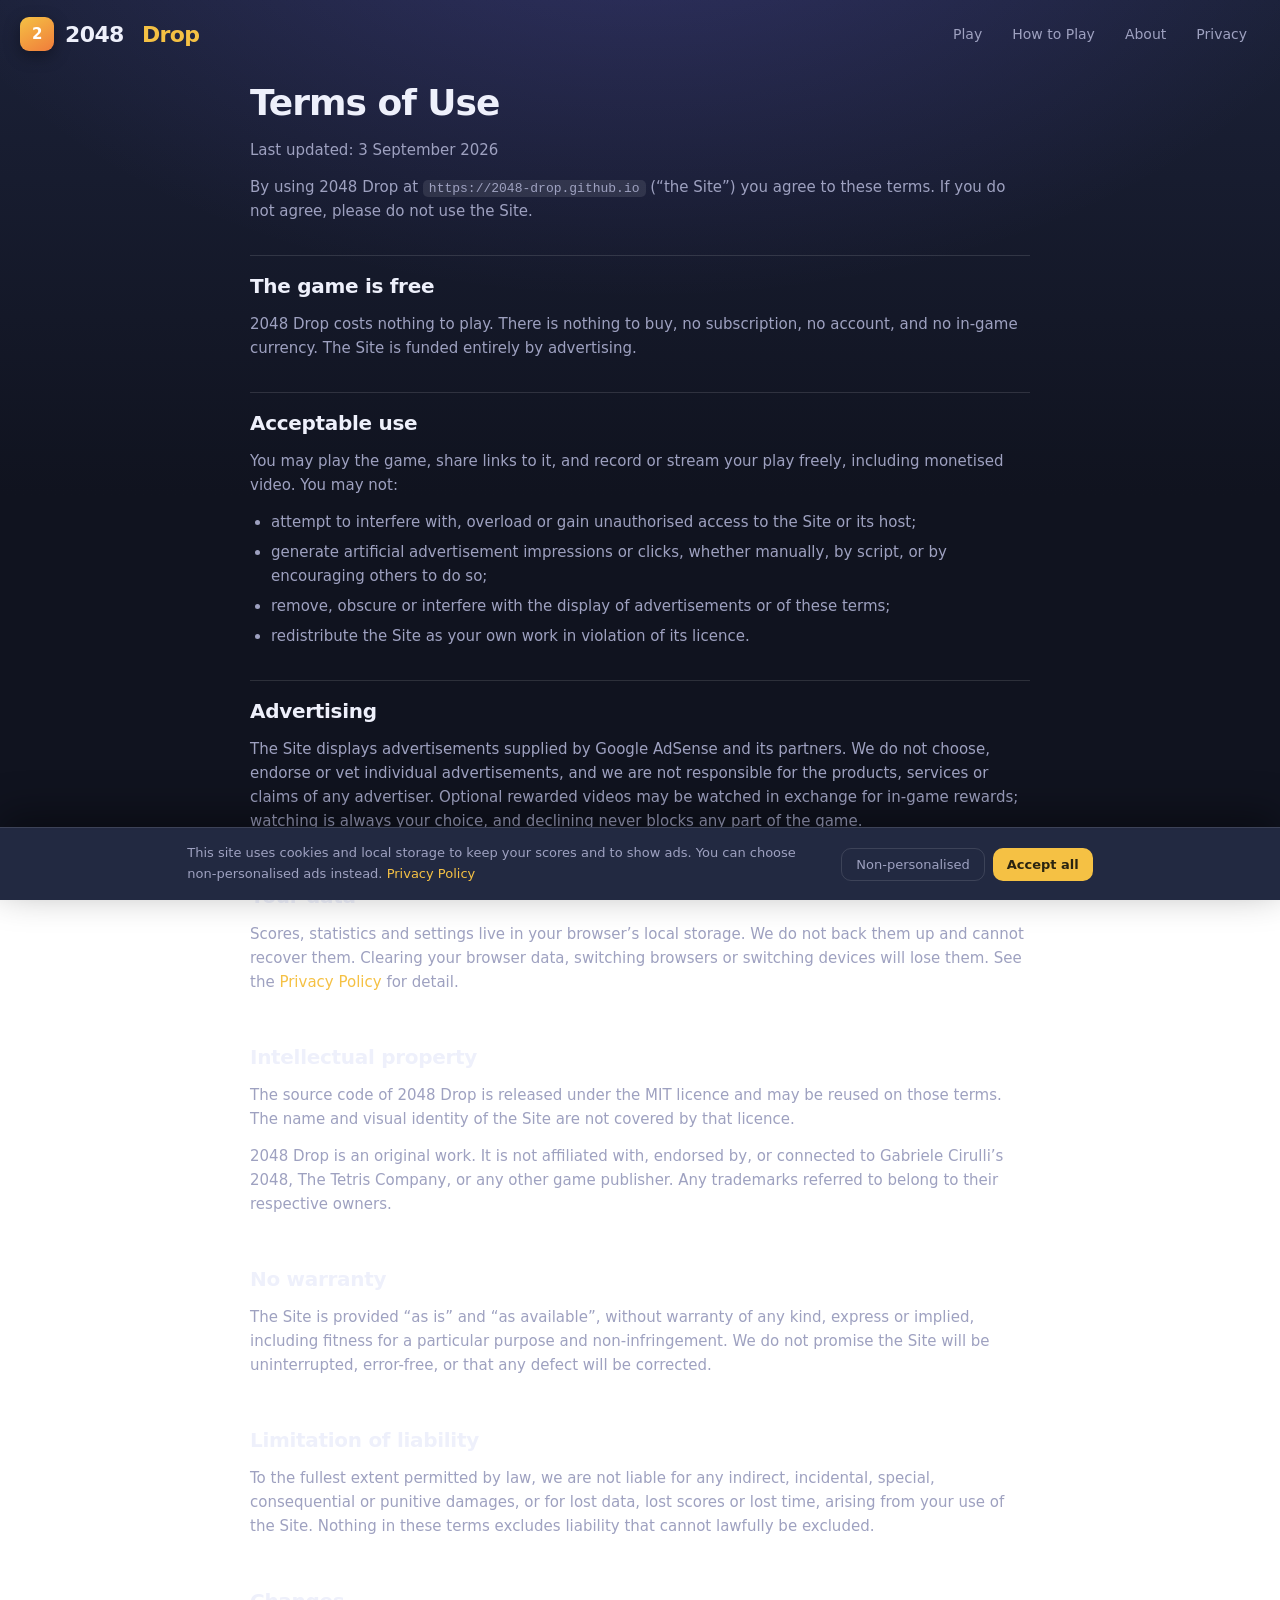
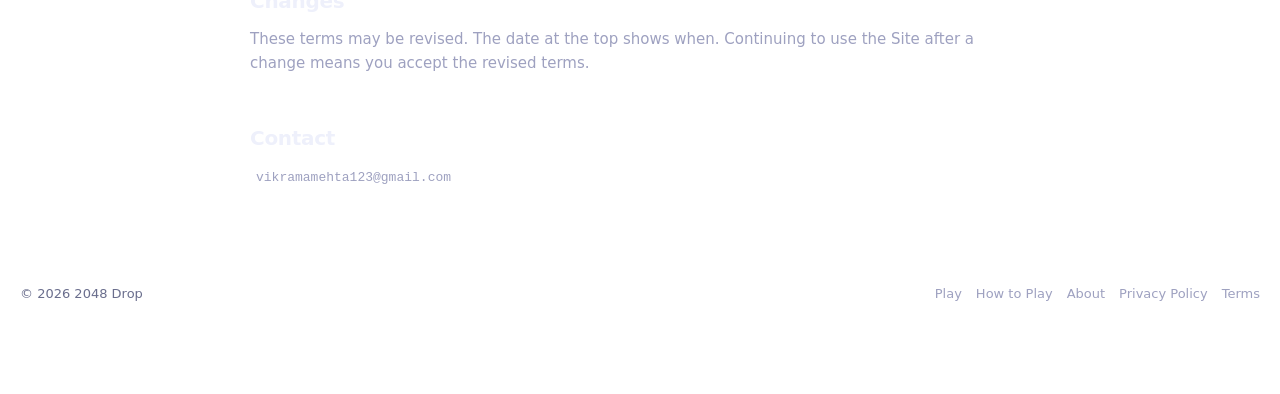
<file: terms.html>
<!DOCTYPE html>
<html lang="en">
<head>
<meta charset="utf-8">
<meta name="viewport" content="width=device-width, initial-scale=1">
<title>Terms of Use — 2048 Drop</title>
<meta name="description" content="The terms under which you may use 2048 Drop, a free browser puzzle game.">
<meta name="theme-color" content="#0e0e15">
<meta name="google-adsense-account" content="ca-pub-5623328978041556">
<script async src="https://pagead2.googlesyndication.com/pagead/js/adsbygoogle.js?client=ca-pub-5623328978041556" data-ad-frequency-hint="60s" crossorigin="anonymous"></script>
<link rel="canonical" href="https://2048-drop.github.io/terms.html">
<link rel="icon" href="data:image/svg+xml,%3Csvg xmlns='http://www.w3.org/2000/svg' viewBox='0 0 64 64'%3E%3Crect width='64' height='64' rx='13' fill='%23edc22e'/%3E%3Ctext x='32' y='45' font-family='Helvetica,Arial' font-size='31' font-weight='bold' text-anchor='middle' fill='%23fff'%3E2%3C/text%3E%3C/svg%3E">
<link rel="stylesheet" href="style.css?v=825fab0d">
</head>
<body>
<header class="site-head">
  <a class="brand" href="index.html"><span class="mark">2</span>2048&nbsp;<span class="num">Drop</span></a>
  <nav>
    <a href="index.html">Play</a>
    <a href="how-to-play.html">How to Play</a>
    <a href="about.html">About</a>
    <a href="privacy.html">Privacy</a>
  </nav>
</header>
<main class="doc">
<h1>Terms of Use</h1>
<p class="updated">Last updated: 3 September 2026</p>


<p>By using 2048 Drop at <code>https://2048-drop.github.io</code> (&ldquo;the Site&rdquo;) you agree to these terms. If you do not agree, please do not use the Site.</p>

<h2>The game is free</h2>
<p>2048 Drop costs nothing to play. There is nothing to buy, no subscription, no account, and no in-game currency. The Site is funded entirely by advertising.</p>

<h2>Acceptable use</h2>
<p>You may play the game, share links to it, and record or stream your play freely, including monetised video. You may not:</p>
<ul>
  <li>attempt to interfere with, overload or gain unauthorised access to the Site or its host;</li>
  <li>generate artificial advertisement impressions or clicks, whether manually, by script, or by encouraging others to do so;</li>
  <li>remove, obscure or interfere with the display of advertisements or of these terms;</li>
  <li>redistribute the Site as your own work in violation of its licence.</li>
</ul>

<h2>Advertising</h2>
<p>The Site displays advertisements supplied by Google AdSense and its partners. We do not choose, endorse or vet individual advertisements, and we are not responsible for the products, services or claims of any advertiser. Optional rewarded videos may be watched in exchange for in-game rewards; watching is always your choice, and declining never blocks any part of the game.</p>

<h2>Your data</h2>
<p>Scores, statistics and settings live in your browser&rsquo;s local storage. We do not back them up and cannot recover them. Clearing your browser data, switching browsers or switching devices will lose them. See the <a href="privacy.html">Privacy Policy</a> for detail.</p>

<h2>Intellectual property</h2>
<p>The source code of 2048 Drop is released under the MIT licence and may be reused on those terms. The name and visual identity of the Site are not covered by that licence.</p>
<p>2048 Drop is an original work. It is not affiliated with, endorsed by, or connected to Gabriele Cirulli&rsquo;s 2048, The Tetris Company, or any other game publisher. Any trademarks referred to belong to their respective owners.</p>

<h2>No warranty</h2>
<p>The Site is provided &ldquo;as is&rdquo; and &ldquo;as available&rdquo;, without warranty of any kind, express or implied, including fitness for a particular purpose and non-infringement. We do not promise the Site will be uninterrupted, error-free, or that any defect will be corrected.</p>

<h2>Limitation of liability</h2>
<p>To the fullest extent permitted by law, we are not liable for any indirect, incidental, special, consequential or punitive damages, or for lost data, lost scores or lost time, arising from your use of the Site. Nothing in these terms excludes liability that cannot lawfully be excluded.</p>

<h2>Changes</h2>
<p>These terms may be revised. The date at the top shows when. Continuing to use the Site after a change means you accept the revised terms.</p>

<h2>Contact</h2>
<p><code>vikramamehta123@gmail.com</code></p>
</main>
<footer class="site-foot">
  <span>&copy; <span id="year"></span> 2048 Drop</span>
  <nav>
    <a href="index.html">Play</a>
    <a href="how-to-play.html">How to Play</a>
    <a href="about.html">About</a>
    <a href="privacy.html">Privacy Policy</a>
    <a href="terms.html">Terms</a>
  </nav>
</footer>
<script>document.getElementById('year').textContent = new Date().getFullYear();</script>
<script src="ads.js?v=b834e916"></script>
</body>
</html>
</file>
<file: style.css>
/* =====================================================================
   2048 Drop — stylesheet
   Themes are driven by data-theme on <html>. Every colour is a token so
   a theme swap is a token swap, never a rule rewrite.
   ===================================================================== */

/* ---------- tokens: Midnight (default) ----------
   The board surface is deliberately LIGHTER than the page and the cells are
   darker than the board, so the well reads as a physical object instead of
   black-on-black. Every theme keeps that relationship. */
:root, html[data-theme="midnight"]{
  --bg-1:#10131f;
  --bg-2:#1b2138;
  --glow:rgba(124,109,255,.22);
  --panel:rgba(255,255,255,.055);
  --panel-solid:#222941;
  --panel-hi:rgba(255,255,255,.095);
  --line:rgba(255,255,255,.12);
  --line-hi:rgba(255,255,255,.24);
  --text:#eef0fb;
  --muted:#9ea1c0;
  --faint:#6a6e8d;
  --accent:#f5c144;
  --accent-ink:#2a2410;
  --danger:#ff6b6b;
  --good:#4ade80;
  --scrim:rgba(16,19,31,.93);
  --scrim-modal:rgba(10,12,22,.78);
  --slot:rgba(0,0,0,.24);
  --board:#2b3154;

  --gap:8px;
  --cell:min(62px, 14.5vw, 5.9vh);
  --radius:12px;
  --ad-safe:150px;
  --font:"Inter","SF Pro Display",-apple-system,BlinkMacSystemFont,"Segoe UI",system-ui,sans-serif;
  --mono:"SF Mono",ui-monospace,"Cascadia Mono",Menlo,monospace;
}

/* ---------- theme: Classic ----------
   The warm palette the 2048 tile colours were actually designed against. */
html[data-theme="classic"]{
  --bg-1:#faf8ef;
  --bg-2:#f1ebdc;
  --glow:rgba(237,157,49,.18);
  --panel:rgba(119,110,101,.075);
  --panel-solid:#fffdf7;
  --panel-hi:rgba(119,110,101,.12);
  --line:rgba(119,110,101,.20);
  --line-hi:rgba(119,110,101,.38);
  --text:#5f574f;
  --muted:#948b80;
  --faint:#b0a698;
  --accent:#ed9d31;
  --accent-ink:#fffdf7;
  --danger:#e05252;
  --good:#5fb87a;
  --scrim:rgba(250,248,239,.95);
  --scrim-modal:rgba(187,173,160,.55);
  --slot:rgba(238,228,218,.42);
  --board:#bbada0;
}

/* ---------- theme: Aurora ---------- */
html[data-theme="aurora"]{
  --bg-1:#04141c;
  --bg-2:#0a2836;
  --glow:rgba(0,240,200,.24);
  --panel:rgba(47,243,200,.075);
  --panel-solid:#0d3140;
  --panel-hi:rgba(47,243,200,.13);
  --line:rgba(47,243,200,.20);
  --line-hi:rgba(47,243,200,.38);
  --text:#e4fbf6;
  --muted:#86b9b1;
  --faint:#547f79;
  --accent:#2ff3c8;
  --accent-ink:#02201a;
  --danger:#ff6b6b;
  --good:#5cf0a8;
  --scrim:rgba(4,20,28,.93);
  --scrim-modal:rgba(3,16,22,.78);
  --slot:rgba(0,0,0,.24);
  --board:#0f4152;
}

*{box-sizing:border-box;margin:0;padding:0}
html,body{min-height:100%}
body{
  background:
    radial-gradient(1200px 700px at 50% -15%, var(--glow) 0%, transparent 62%),
    linear-gradient(180deg, var(--bg-2) 0%, var(--bg-1) 55%);
  background-attachment:fixed;
  color:var(--text);
  font-family:var(--font);
  font-size:15px;line-height:1.6;
  -webkit-font-smoothing:antialiased;
  display:flex;flex-direction:column;align-items:center;
  padding:0 14px 44px;
  overflow-x:hidden;
}
a{color:var(--accent);text-decoration:none}
a:hover{text-decoration:underline}

.wrap{width:100%;max-width:1240px}

/* =====================================================================
   Header / nav
   ===================================================================== */
.site-head{
  width:100%;max-width:1240px;
  display:flex;align-items:center;justify-content:space-between;gap:16px;
  padding:16px 0 14px;flex-wrap:wrap;
}
.brand{display:flex;align-items:center;gap:11px;font-size:22px;font-weight:800;letter-spacing:-.6px;color:var(--text)}
.brand:hover{text-decoration:none}
.brand .mark{
  width:34px;height:34px;border-radius:9px;flex:none;
  background:linear-gradient(150deg,var(--accent),#f07c3b);
  display:grid;place-items:center;color:#fff;font-size:15px;font-weight:800;
  box-shadow:0 5px 16px rgba(0,0,0,.35);
}
.brand .num{color:var(--accent)}
nav{display:flex;align-items:center;gap:4px;flex-wrap:wrap}
nav a{
  color:var(--muted);font-size:14px;font-weight:500;
  padding:7px 13px;border-radius:8px;transition:background 140ms,color 140ms;
}
nav a:hover{background:var(--panel-hi);color:var(--text);text-decoration:none}
nav a.on{color:var(--text);background:var(--panel)}

/* =====================================================================
   Ad slots + the 150px safe gap
   ---------------------------------------------------------------------
   AdSense suspends accounts for ads placed where a player can hit them by
   accident. .ad-safe enforces the separation structurally so a later CSS
   tweak cannot quietly erase it.
   ===================================================================== */
.ad{display:flex;align-items:center;justify-content:center;overflow:hidden;width:100%}
.ad-bottom{max-width:970px;min-height:90px;margin:0 auto}
.ad-article{max-width:728px;min-height:250px;margin:26px auto}
.ad-rail{min-height:600px;flex:none}
.ad-safe{flex:none;pointer-events:none}
.ad-safe-v{width:100%;height:var(--ad-safe)}
.ad-safe-h{width:var(--ad-safe);align-self:stretch}
.ad-ph{
  width:100%;min-height:inherit;height:100%;
  border:1px dashed var(--line-hi);border-radius:var(--radius);
  color:var(--faint);font-size:10px;letter-spacing:2.5px;text-transform:uppercase;
  display:grid;place-items:center;gap:4px;padding:26px 10px;
  background:var(--panel);
}
.ad-ph small{display:block;letter-spacing:.4px;text-transform:none;font-size:11px;opacity:.7}
.ad-label{
  text-align:center;font-size:9.5px;letter-spacing:2px;text-transform:uppercase;
  color:var(--faint);margin-bottom:5px;
}

/* =====================================================================
   Game layout
   ===================================================================== */
/* Three columns so the board sits dead centre in the viewport and the rail ad
   lives in the right gutter. With the ad as a flex sibling the game was pushed
   off-centre by half the ad's width. */
.stage{
  width:100%;max-width:1600px;margin:0 auto;
  display:grid;grid-template-columns:1fr auto 1fr;align-items:start;
}
.game{grid-column:2}
.rail-ad{grid-column:3;justify-self:start;display:none;align-items:flex-start}
/* A centred game plus a 150px gap plus a 300px unit does not fit a 1440px
   screen, so the rail steps down to a 160px skyscraper rather than shoving
   the board sideways. Below 1260px it drops out entirely. */
@media (min-width:1260px){ .rail-ad{display:flex} .ad-rail{width:160px} }
@media (min-width:1560px){ .ad-rail{width:300px} }
.game{display:flex;gap:14px;align-items:flex-start}
.rail{display:flex;flex-direction:column;gap:10px;width:124px;flex:none}
.rail-r{width:124px}          /* equal rails keep the board on the page centre */

/* Without an explicit width this column stretches to its widest child - the
   toolbar - and the board panel grows with it, leaving the tiles stranded in
   an oversized well. */
.board-col{
  display:flex;flex-direction:column;
  width:calc(5 * var(--cell) + 6 * var(--gap));
  flex:none;
}

.card{
  background:var(--panel);border:1px solid var(--line);
  border-radius:var(--radius);padding:10px;
  backdrop-filter:blur(8px);
}
.card h3{
  font-size:9.5px;letter-spacing:2px;text-transform:uppercase;
  color:var(--faint);font-weight:700;margin-bottom:7px;text-align:center;
}

.readout{text-align:center;padding:9px 8px}
.readout .k{font-size:9.5px;letter-spacing:1.6px;text-transform:uppercase;color:var(--faint);font-weight:700}
.readout .v{font-size:24px;font-weight:800;font-variant-numeric:tabular-nums;letter-spacing:-.5px;line-height:1.25}
.readout .v.sm{font-size:18px}
.readout.pulse .v{animation:bump 320ms ease-out}
@keyframes bump{0%{transform:scale(1)}40%{transform:scale(1.18);color:var(--accent)}100%{transform:scale(1)}}

/* level progress */
.bar{height:4px;border-radius:3px;background:var(--panel-hi);overflow:hidden;margin-top:7px}
.bar i{display:block;height:100%;background:linear-gradient(90deg,var(--accent),#f07c3b);transition:width 260ms ease}

/* queue + hold chips */
.chips{display:flex;flex-direction:column;gap:6px;align-items:center}
.chips.row{flex-direction:row;justify-content:center}
.chip{
  width:42px;height:42px;border-radius:9px;flex:none;
  display:grid;place-items:center;font-weight:800;font-size:15px;
  box-shadow:inset 0 -3px 0 rgba(0,0,0,.13);
}
.chip.sm{width:32px;height:32px;font-size:12px;opacity:.82}
.chip.empty{background:var(--panel-hi);color:var(--faint);box-shadow:none;border:1px dashed var(--line)}

/* power-ups */
.powers{display:flex;flex-direction:column;gap:6px}
.power{
  display:flex;align-items:center;gap:8px;width:100%;
  background:var(--panel-hi);border:1px solid var(--line);
  border-radius:9px;padding:7px 8px;cursor:pointer;
  font-family:var(--font);font-size:12px;color:var(--text);
  transition:border-color 140ms,transform 90ms,opacity 140ms;
  text-align:left;
}
.power:hover:not(:disabled){border-color:var(--line-hi);transform:translateY(-1px)}
.power:active:not(:disabled){transform:translateY(0)}
.power:disabled{opacity:.35;cursor:not-allowed}
.power .ico{font-size:16px;line-height:1}
.power .nm{flex:1;font-weight:600}
.power .ct{
  font-variant-numeric:tabular-nums;font-weight:800;font-size:11px;
  background:var(--accent);color:var(--accent-ink);
  border-radius:20px;padding:1px 7px;min-width:20px;text-align:center;
}
.power kbd{margin-left:auto}

/* =====================================================================
   Board
   ===================================================================== */
.board-wrap{
  position:relative;padding:var(--gap);
  background:var(--board);
  border-radius:16px;
  box-shadow:0 22px 55px rgba(0,0,0,.38), inset 0 1px 0 rgba(255,255,255,.09);
}
.board-wrap.shake{animation:shake 260ms cubic-bezier(.36,.07,.19,.97)}
@keyframes shake{
  10%,90%{transform:translate(-2px,1px)}
  30%,70%{transform:translate(4px,-2px)}
  50%{transform:translate(-5px,2px)}
}
#board{
  position:relative;
  width:calc(5 * var(--cell) + 4 * var(--gap));
  height:calc(10 * var(--cell) + 9 * var(--gap));
  touch-action:none;
}

/* the top two rows tint red as the stack gets dangerous */
.danger{
  z-index:1;
  position:absolute;left:0;right:0;top:0;border-radius:10px;
  height:calc(2 * var(--cell) + var(--gap));
  background:linear-gradient(180deg,rgba(255,92,92,.16),transparent);
  opacity:0;transition:opacity 320ms;pointer-events:none;
}
.danger.on{opacity:1;animation:throb 1.1s ease-in-out infinite}
@keyframes throb{0%,100%{opacity:.45}50%{opacity:1}}

/* column highlight under the falling block */
.beam{
  z-index:0;
  position:absolute;top:0;width:var(--cell);
  height:calc(10 * var(--cell) + 9 * var(--gap));
  border-radius:10px;background:linear-gradient(180deg,rgba(255,255,255,.07),transparent 70%);
  transform:translateX(calc(var(--c) * (var(--cell) + var(--gap))));
  transition:transform 95ms ease-out;pointer-events:none;
}

.slot{
  z-index:0;
  position:absolute;width:var(--cell);height:var(--cell);border-radius:9px;
  background:var(--slot);
  transform:translate(calc(var(--c) * (var(--cell) + var(--gap))), calc(var(--r) * (var(--cell) + var(--gap))));
}

/* landing preview (named .landing, NOT .ghost - .btn.ghost is a button style) */
.landing{
  z-index:1;
  position:absolute;width:var(--cell);height:var(--cell);border-radius:9px;
  border:2px dashed var(--line-hi);
  transform:translate(calc(var(--c) * (var(--cell) + var(--gap))), calc(var(--r) * (var(--cell) + var(--gap))));
  transition:transform 95ms ease-out;pointer-events:none;opacity:.65;
}
.landing.hide{opacity:0}
.landing.match{border-color:var(--good);background:rgba(74,222,128,.10);opacity:1}

.tile{
  z-index:2;
  position:absolute;width:var(--cell);height:var(--cell);border-radius:9px;
  display:grid;place-items:center;
  font-weight:800;font-variant-numeric:tabular-nums;letter-spacing:-.5px;
  color:#776e65;background:#eee4da;
  transform:translate(calc(var(--c) * (var(--cell) + var(--gap))), calc(var(--r) * (var(--cell) + var(--gap))));
  transition:transform 95ms linear;
  will-change:transform;
  font-size:calc(var(--cell) * .40);
  box-shadow:inset 0 -3px 0 rgba(0,0,0,.13);
}
.tile.d4{font-size:calc(var(--cell) * .29)}
.tile.d5{font-size:calc(var(--cell) * .23)}
.tile.active{box-shadow:inset 0 -3px 0 rgba(0,0,0,.13), 0 0 0 2px rgba(255,255,255,.4), 0 8px 22px rgba(0,0,0,.5)}
.tile.spawn{animation:drop-in 180ms ease-out}
@keyframes drop-in{from{opacity:0}to{opacity:1}}
.tile.pop{animation:pop 210ms ease-out}
@keyframes pop{
  0%  {transform:translate(calc(var(--c) * (var(--cell) + var(--gap))), calc(var(--r) * (var(--cell) + var(--gap)))) scale(1)}
  45% {transform:translate(calc(var(--c) * (var(--cell) + var(--gap))), calc(var(--r) * (var(--cell) + var(--gap)))) scale(1.2)}
  100%{transform:translate(calc(var(--c) * (var(--cell) + var(--gap))), calc(var(--r) * (var(--cell) + var(--gap)))) scale(1)}
}
.tile.absorb{opacity:.8}
.tile.blast{animation:blast 260ms ease-out forwards}
@keyframes blast{to{opacity:0;filter:brightness(2.4)}}

/* value ramp */
.v2{background:#eee4da;color:#776e65}
.v4{background:#ede0c8;color:#776e65}
.v8{background:#f2b179;color:#fff}
.v16{background:#f59563;color:#fff}
.v32{background:#f67c5f;color:#fff}
.v64{background:#f65e3b;color:#fff}
.v128{background:#edcf72;color:#fff}
.v256{background:#edcc61;color:#fff}
.v512{background:#edc850;color:#fff}
.v1024{background:#edc53f;color:#fff}
.v2048{background:#edc22e;color:#fff;box-shadow:inset 0 -3px 0 rgba(0,0,0,.13),0 0 26px rgba(237,194,46,.65)}
.vbig{background:linear-gradient(150deg,#8b6cff,#4a2fd6);color:#fff;box-shadow:inset 0 -3px 0 rgba(0,0,0,.2),0 0 26px rgba(123,92,240,.6)}
.vbomb{background:linear-gradient(150deg,#3a3a4d,#1d1d29);color:#fff;box-shadow:inset 0 -3px 0 rgba(0,0,0,.3),0 0 20px rgba(0,0,0,.6)}
.vwild{background:linear-gradient(150deg,#ff6ec7,#7b5cf0);color:#fff;box-shadow:inset 0 -3px 0 rgba(0,0,0,.2),0 0 24px rgba(255,110,199,.55)}

/* particles */
#fx{z-index:3;position:absolute;inset:0;pointer-events:none;overflow:visible}
.spark{
  position:absolute;width:7px;height:7px;border-radius:2px;
  animation:fly 620ms cubic-bezier(.2,.7,.4,1) forwards;
}
@keyframes fly{
  0%{transform:translate(var(--x),var(--y)) scale(1);opacity:1}
  100%{transform:translate(calc(var(--x) + var(--dx)), calc(var(--y) + var(--dy))) scale(.2);opacity:0}
}

/* floating score / chain text */
#toast{
  position:absolute;left:50%;top:32%;transform:translate(-50%,-50%);
  font-size:clamp(19px,4vw,27px);font-weight:800;color:#fff;
  text-shadow:0 4px 18px rgba(0,0,0,.85);pointer-events:none;opacity:0;
  white-space:nowrap;z-index:3;
}
#toast.show{animation:rise 900ms ease-out}
@keyframes rise{
  0%{opacity:0;transform:translate(-50%,-25%) scale(.75)}
  22%{opacity:1}
  100%{opacity:0;transform:translate(-50%,-115%) scale(1.08)}
}

/* =====================================================================
   Overlays + modals
   ===================================================================== */
.overlay{
  position:absolute;inset:0;border-radius:16px;z-index:6;
  background:var(--scrim);backdrop-filter:blur(4px);
  display:flex;flex-direction:column;align-items:center;justify-content:center;
  gap:11px;text-align:center;padding:20px;
}
.overlay[hidden],[hidden]{display:none !important}
.overlay h2{font-size:clamp(21px,4.6vw,28px);font-weight:800;letter-spacing:-.6px}
.overlay p{color:var(--muted);font-size:13.5px;max-width:250px;line-height:1.55}

.btn{
  background:var(--accent);color:var(--accent-ink);border:0;border-radius:10px;
  padding:11px 22px;font:600 14.5px var(--font);cursor:pointer;
  transition:filter 140ms,transform 80ms;
}
.btn:hover{filter:brightness(1.09)}
.btn:active{transform:translateY(1px)}
.btn.ghost{background:transparent;color:var(--muted);border:1px solid var(--line);font-weight:500}
.btn.ghost:hover{color:var(--text);border-color:var(--line-hi);filter:none}
.btn.reward{
  background:linear-gradient(135deg,#7b5cf0,#4a2fd6);color:#fff;
  display:flex;align-items:center;gap:8px;justify-content:center;
}
.btn.sm{padding:8px 14px;font-size:13px}
.btn:disabled{opacity:.4;cursor:not-allowed}

.modal{
  position:fixed;inset:0;z-index:60;display:grid;place-items:center;padding:18px;
  background:var(--scrim-modal);backdrop-filter:blur(6px);
}
.modal-card{
  background:var(--panel-solid);border:1px solid var(--line);
  border-radius:18px;padding:22px;width:min(460px,100%);
  max-height:86vh;overflow-y:auto;
  box-shadow:0 30px 80px rgba(0,0,0,.6);
}
.modal-card h2{font-size:20px;font-weight:800;letter-spacing:-.4px;margin-bottom:4px}
.modal-card .sub{color:var(--muted);font-size:13px;margin-bottom:16px}
.modal-foot{display:flex;gap:8px;justify-content:flex-end;margin-top:18px}

/* rewarded-ad player shell */
.reward-box{
  border:1px solid var(--line);border-radius:12px;background:var(--panel);
  padding:26px 18px;text-align:center;
}
.reward-box .ring{
  width:62px;height:62px;margin:0 auto 12px;border-radius:50%;
  display:grid;place-items:center;font-size:21px;font-weight:800;
  border:3px solid var(--line);border-top-color:var(--accent);
  animation:spin 1s linear infinite;
}
@keyframes spin{to{transform:rotate(360deg)}}

/* stats / achievements / leaderboard */
.grid2{display:grid;grid-template-columns:1fr 1fr;gap:9px}
.tilebox{background:var(--panel);border:1px solid var(--line);border-radius:11px;padding:11px 12px}
.tilebox .k{font-size:9.5px;letter-spacing:1.6px;text-transform:uppercase;color:var(--faint);font-weight:700}
.tilebox .v{font-size:20px;font-weight:800;font-variant-numeric:tabular-nums}

.ach{display:flex;align-items:center;gap:11px;padding:9px 4px;border-bottom:1px solid var(--line)}
.ach:last-child{border-bottom:0}
.ach .ico{width:36px;height:36px;border-radius:10px;display:grid;place-items:center;font-size:17px;background:var(--panel-hi);flex:none;filter:grayscale(1);opacity:.4}
.ach.got .ico{filter:none;opacity:1;background:linear-gradient(150deg,var(--accent),#f07c3b)}
.ach .nm{font-weight:600;font-size:13.5px}
.ach .ds{color:var(--muted);font-size:12px}
.ach.got .nm{color:var(--accent)}

table.lb{width:100%;border-collapse:collapse;font-size:13.5px}
table.lb th{text-align:left;font-size:9.5px;letter-spacing:1.6px;text-transform:uppercase;color:var(--faint);padding:6px 4px;border-bottom:1px solid var(--line)}
table.lb td{padding:8px 4px;border-bottom:1px solid var(--line);font-variant-numeric:tabular-nums}
table.lb tr:last-child td{border-bottom:0}
table.lb .rk{color:var(--faint);width:26px;font-weight:700}

/* achievement toast */
#ach-toast{
  position:fixed;right:16px;bottom:16px;z-index:80;
  background:var(--panel-solid);border:1px solid var(--accent);
  border-radius:13px;padding:12px 15px;display:flex;gap:11px;align-items:center;
  box-shadow:0 18px 44px rgba(0,0,0,.5);
  transform:translateY(140%);transition:transform 420ms cubic-bezier(.2,.9,.3,1);
  max-width:300px;
}
#ach-toast.show{transform:translateY(0)}
#ach-toast .ico{width:36px;height:36px;border-radius:10px;display:grid;place-items:center;font-size:17px;background:linear-gradient(150deg,var(--accent),#f07c3b);flex:none}
#ach-toast .t{font-size:9.5px;letter-spacing:1.6px;text-transform:uppercase;color:var(--accent);font-weight:700}
#ach-toast .n{font-weight:600;font-size:13.5px}

/* =====================================================================
   Controls bar + mode picker
   ===================================================================== */
.toolbar{display:flex;gap:7px;width:100%;margin-top:11px;flex-wrap:wrap}
.toolbar button{
  flex:1 1 92px;min-width:0;background:var(--panel);border:1px solid var(--line);
  color:var(--muted);border-radius:9px;padding:9px 6px;
  font:500 12.5px var(--font);cursor:pointer;transition:color 140ms,border-color 140ms;
}
.toolbar button:hover{color:var(--text);border-color:var(--line-hi)}

.modes{display:flex;gap:5px;background:var(--panel);border:1px solid var(--line);border-radius:11px;padding:4px}
.modes button{
  flex:1;background:transparent;border:0;border-radius:8px;padding:7px 4px;
  color:var(--muted);font:600 12px var(--font);cursor:pointer;transition:background 140ms,color 140ms;
}
.modes button.on{background:var(--accent);color:var(--accent-ink)}

.keys{color:var(--muted);font-size:12.5px;text-align:center;line-height:2;max-width:640px;margin:12px auto 0}
kbd{
  background:var(--panel-hi);border:1px solid var(--line);border-bottom-width:2px;
  border-radius:5px;padding:1px 6px;font:600 11.5px var(--font);color:var(--text);
}

/* =====================================================================
   Content pages
   ===================================================================== */
main.doc{width:100%;max-width:780px;margin:0 auto;padding:8px 0 30px}
main.doc h1{font-size:clamp(26px,5vw,36px);font-weight:800;letter-spacing:-1px;margin-bottom:6px}
main.doc .lede{color:var(--muted);font-size:16px;margin-bottom:28px}
main.doc h2{font-size:20px;font-weight:700;letter-spacing:-.3px;margin:32px 0 10px;padding-top:14px;border-top:1px solid var(--line)}
main.doc h3{font-size:15.5px;font-weight:700;margin:20px 0 6px}
main.doc p,main.doc li{color:var(--muted);font-size:15px}
main.doc p{margin-bottom:13px}
main.doc ul,main.doc ol{margin:0 0 15px 21px}
main.doc li{margin-bottom:6px}
main.doc strong{color:var(--text);font-weight:650}
main.doc code{background:var(--panel-hi);border-radius:5px;padding:1px 6px;font:13px var(--mono)}
.callout{
  background:var(--panel);border:1px solid var(--line);border-left:3px solid var(--accent);
  border-radius:10px;padding:14px 16px;margin:18px 0;
}
.callout p:last-child{margin-bottom:0}
.updated{color:var(--faint);font-size:13px;margin-bottom:26px}

article.home{width:100%;max-width:900px;margin:0 auto}
article.home h2{font-size:21px;font-weight:700;letter-spacing:-.3px;margin:30px 0 10px}
article.home p,article.home li{color:var(--muted);font-size:15px}
article.home p{margin-bottom:13px}
article.home ul{margin:0 0 15px 21px}
article.home li{margin-bottom:6px}
.cards3{display:grid;grid-template-columns:repeat(auto-fit,minmax(230px,1fr));gap:13px;margin:18px 0}
.cards3 .c{background:var(--panel);border:1px solid var(--line);border-radius:13px;padding:16px}
.cards3 .c h3{font-size:15px;font-weight:700;color:var(--text);margin-bottom:5px}
.cards3 .c p{font-size:13.5px;margin:0}

/* =====================================================================
   Footer + consent
   ===================================================================== */
.site-foot{
  width:100%;max-width:1240px;margin-top:34px;padding-top:18px;
  border-top:1px solid var(--line);color:var(--faint);font-size:13px;
  display:flex;justify-content:space-between;gap:14px;flex-wrap:wrap;
}
.site-foot nav{gap:14px}
.site-foot a{color:var(--muted);padding:0;font-size:13px}
.site-foot a:hover{background:none;color:var(--text)}

#consent{
  position:fixed;left:0;right:0;bottom:0;z-index:90;
  background:var(--panel-solid);border-top:1px solid var(--line);
  padding:15px 18px;display:flex;gap:14px;align-items:center;justify-content:center;
  flex-wrap:wrap;box-shadow:0 -12px 40px rgba(0,0,0,.4);
}
#consent p{color:var(--muted);font-size:13px;max-width:640px;margin:0}
#consent .acts{display:flex;gap:8px}

/* =====================================================================
   Responsive
   ===================================================================== */
@media (max-width:1259px){
  .rail-ad{display:none}
}
@media (max-width:820px){
  :root{--cell:min(58px, 16.5vw, 6.4vh); --ad-safe:150px}
  .rail{width:92px}
  .rail-r{width:92px}
  .readout .v{font-size:19px}
  .chip{width:36px;height:36px;font-size:13px}
  .power .nm{display:none}
  .power{justify-content:center}
}
/* Below 760px the side rails would push the page wider than the screen, so
   they become horizontal strips: readouts above the board, tools below it.
   Everything is also compacted so the whole board still fits one screen —
   a puzzle you have to scroll to see is a puzzle nobody plays. */
@media (max-width:760px){
  :root{--gap:6px; --cell:min(58px, 17.6vw, 5.55vh)}
  body{padding:0 10px 30px}

  .site-head{padding:9px 0 7px;gap:8px}
  .brand{font-size:17px;gap:8px}
  .brand .mark{width:27px;height:27px;font-size:13px;border-radius:7px}
  nav{gap:1px}
  nav a{padding:5px 7px;font-size:12px}

  .stage{width:100%;grid-template-columns:1fr}
  .game{grid-column:1;flex-direction:column;align-items:center;gap:7px;width:100%}
  .board-col{width:auto}
  .rail,.rail-r{
    flex-direction:row;width:100%;max-width:440px;
    gap:5px;flex-wrap:wrap;justify-content:center;
  }
  .rail-r{order:-1;flex-wrap:nowrap}
  .rail-r .card{flex:1 1 0;min-width:0;padding:5px 5px}
  .card h3{font-size:8.5px;letter-spacing:1.3px;margin-bottom:3px}
  .readout{padding:4px 3px}
  .readout .v{font-size:16px}
  .readout .v.sm{font-size:15px}
  .bar{margin-top:4px;height:3px}

  #queue{flex-direction:row;gap:4px}
  #queue .chip{width:23px;height:23px;font-size:10px;border-radius:6px}
  #queue .chip.sm{width:20px;height:20px;font-size:9px}

  .rail:not(.rail-r){flex-wrap:nowrap;align-items:stretch}
  #hold-card{flex:0 0 auto;padding:5px 9px}
  #hold .chip{width:28px;height:28px;font-size:12px;border-radius:7px}
  .rail:not(.rail-r) > .card:last-child{flex:1 1 auto}
  .powers{flex-direction:row;gap:5px}
  .power{flex:1;justify-content:center;padding:6px 3px;gap:5px}
  .power .nm{display:none}
  #pw-refill{flex:1.6;margin-top:0;font-size:11px;padding:6px 4px}

  .toolbar{margin-top:6px;gap:5px}
  .toolbar button{min-width:0;padding:7px 3px;font-size:11px}
  .modes{margin-top:5px}
  .modes button{padding:6px 3px;font-size:11.5px}
  .keys{font-size:11.5px;line-height:1.85;margin-top:9px}
}
@media (max-width:400px){
  :root{--cell:min(54px, 17vw, 5.5vh)}
  nav a{padding:4px 6px;font-size:11.5px}
  .toolbar button{font-size:10.5px}
  .rail-r{gap:4px}
  .rail-r .card{padding:5px 3px}
  #queue{gap:3px}
  #queue .chip{width:20px;height:20px;font-size:9px;border-radius:5px}
  #queue .chip.sm{width:17px;height:17px;font-size:8px}
  .readout .v{font-size:15px}
}

@media (prefers-reduced-motion:reduce){
  *,*::before,*::after{animation-duration:.01ms !important;animation-iteration-count:1 !important;transition-duration:.01ms !important}
}
</file>
